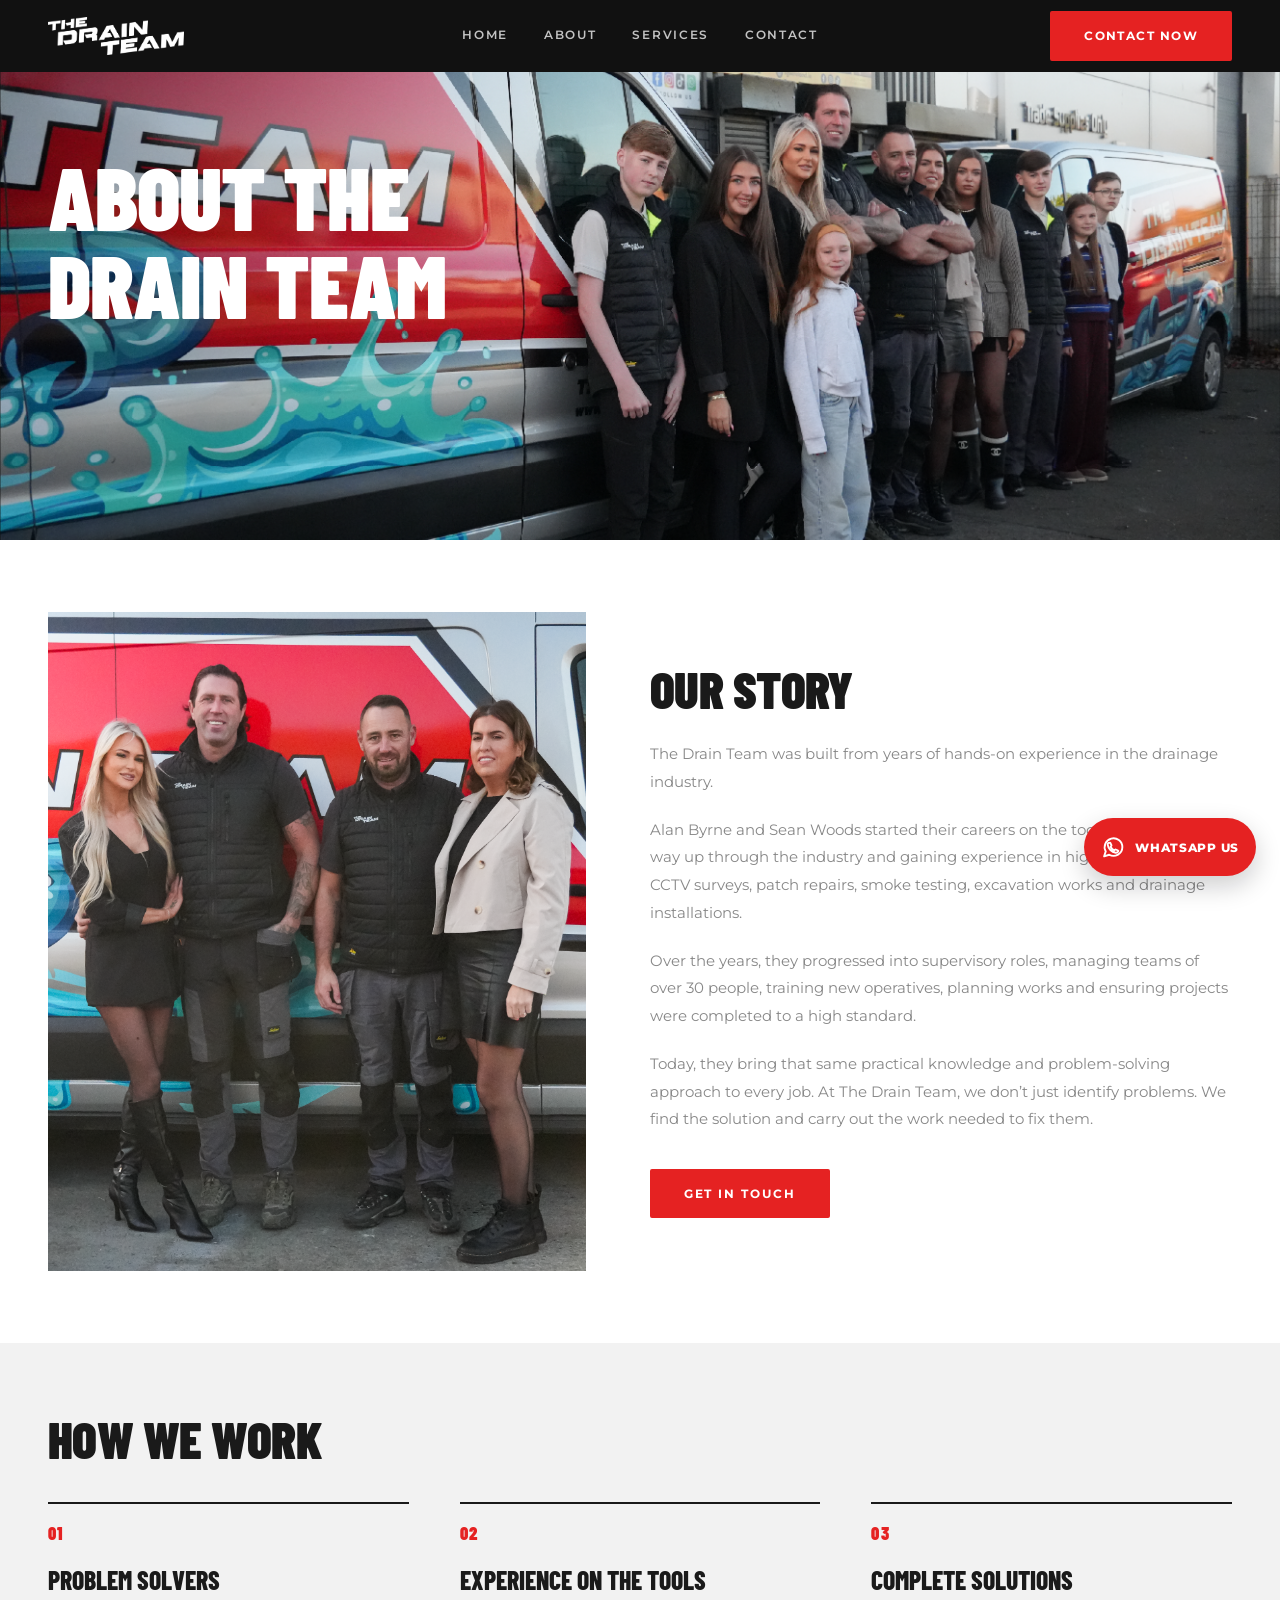
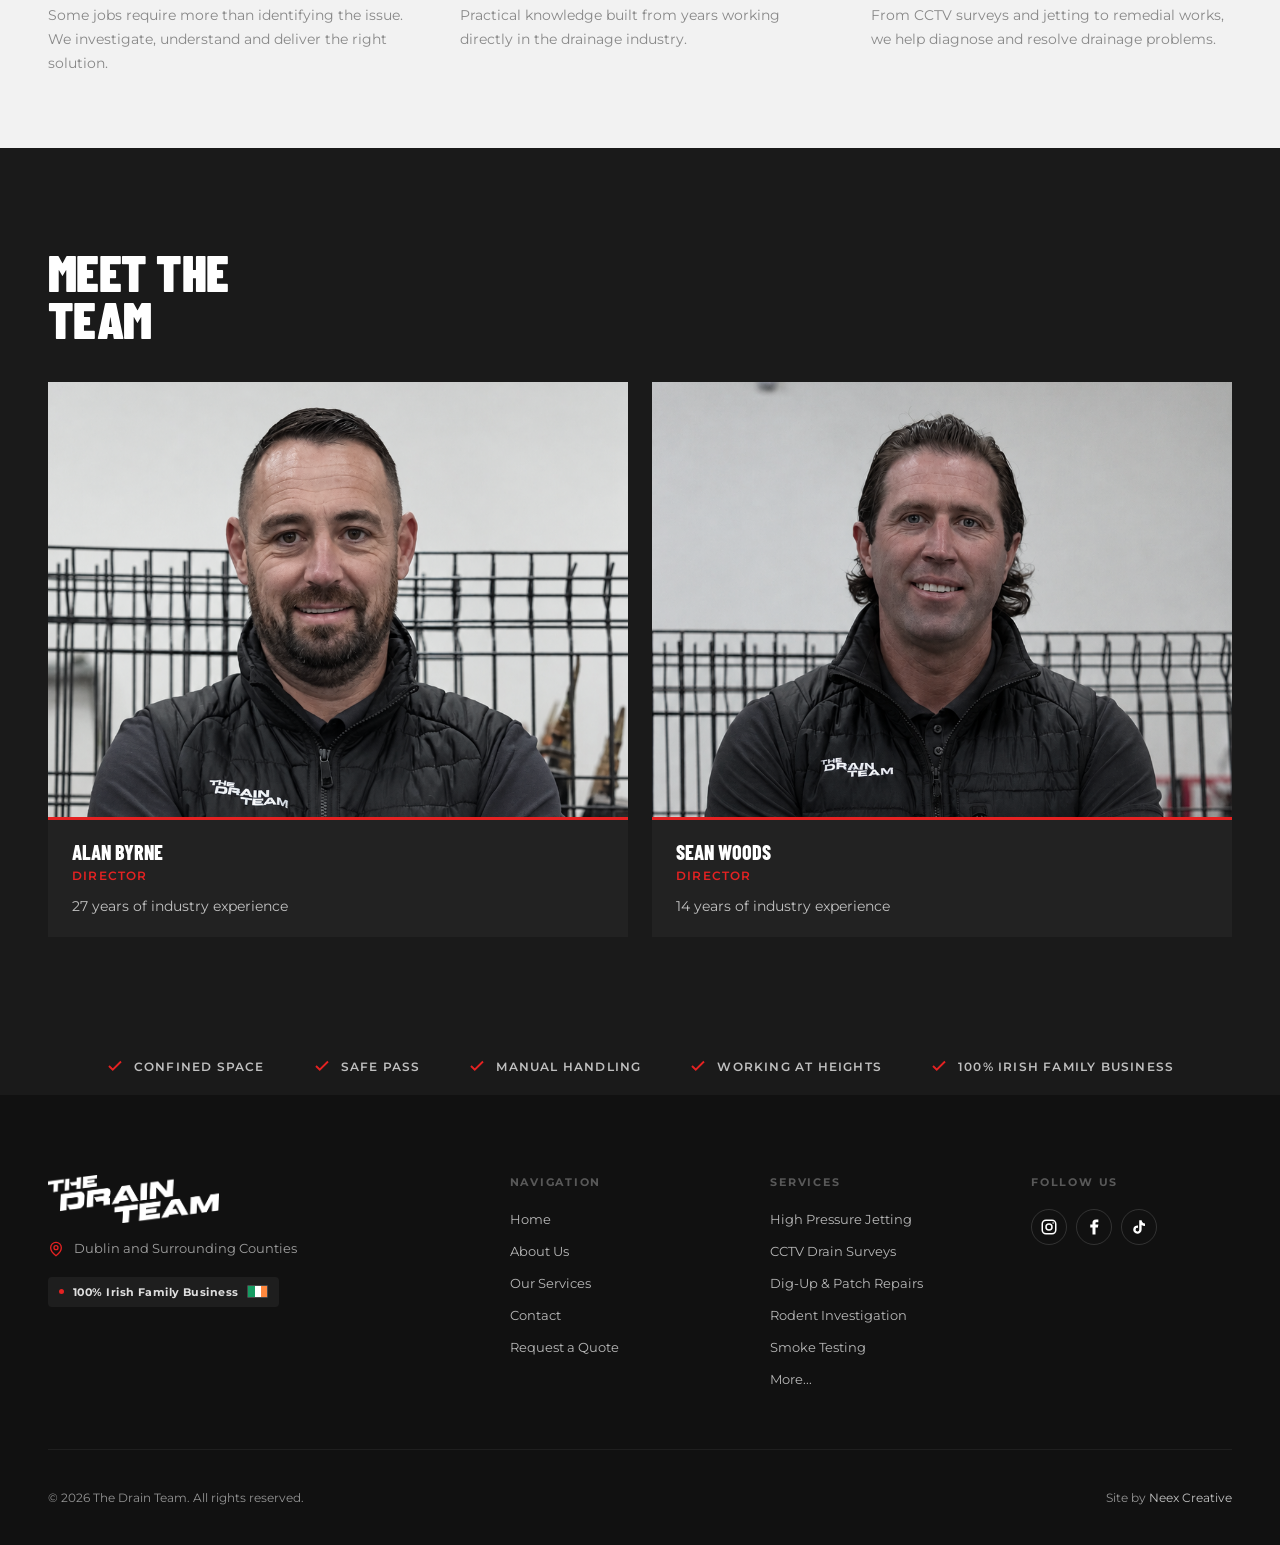
<file: pages/about.html>
<!DOCTYPE html>
<html lang="en-IE">
<head>
  <meta charset="UTF-8">
  <meta name="viewport" content="width=device-width, initial-scale=1.0">
  <title>About The Drain Team | Drainage Specialists Dublin</title>
  <meta name="description" content="Meet The Drain Team, an Irish family business specialising in drainage, inspections, repairs and groundworks for domestic and commercial properties in Dublin.">
  <link rel="canonical" href="https://thedrainteam.ie/pages/about.html">
  <meta name="robots" content="index,follow,max-image-preview:large">
  <meta name="theme-color" content="#111111">
  <meta name="msapplication-config" content="/browserconfig.xml">

  <meta property="og:locale" content="en_IE">
  <meta property="og:type" content="website">
  <meta property="og:site_name" content="The Drain Team">
  <meta property="og:title" content="About The Drain Team | Drainage Specialists Dublin">
  <meta property="og:description" content="Meet The Drain Team, an Irish family business specialising in drainage, inspections, repairs and groundworks for domestic and commercial properties in Dublin.">
  <meta property="og:url" content="https://thedrainteam.ie/pages/about.html">
  <meta property="og:image" content="https://thedrainteam.ie/assets/images/hero/Branded%20Drain%20Team%20Vans%20Overlooking%20Cityscape.png">
  <meta name="twitter:card" content="summary_large_image">
  <meta name="twitter:title" content="About The Drain Team | Drainage Specialists Dublin">
  <meta name="twitter:description" content="Meet The Drain Team, an Irish family business specialising in drainage, inspections, repairs and groundworks for domestic and commercial properties in Dublin.">
  <meta name="twitter:image" content="https://thedrainteam.ie/assets/images/hero/Branded%20Drain%20Team%20Vans%20Overlooking%20Cityscape.png">

  <link rel="icon" href="/favicon.ico" sizes="16x16 32x32 48x48 64x64" type="image/x-icon">
  <link rel="icon" href="/favicon.svg" type="image/svg+xml">
  <link rel="apple-touch-icon" href="/apple-touch-icon.png" sizes="180x180">
  <link rel="manifest" href="/site.webmanifest">
  <link rel="preconnect" href="https://fonts.googleapis.com">
  <link rel="preconnect" href="https://fonts.gstatic.com" crossorigin>
  <link href="https://fonts.googleapis.com/css2?family=Barlow+Condensed:wght@800;900&family=Montserrat:wght@400;500;600;700&display=swap" rel="stylesheet">
  <link rel="stylesheet" href="../css/style.css">
  <script src="../js/global.js" defer></script>

  <script type="application/ld+json">
  {
    "@context": "https://schema.org",
    "@type": "WebPage",
    "name": "About The Drain Team | Drainage Specialists Dublin",
    "url": "https://thedrainteam.ie/pages/about.html",
    "description": "Meet The Drain Team, an Irish family business specialising in drainage, inspections, repairs and groundworks for domestic and commercial properties in Dublin.",
    "breadcrumb": {
      "@type": "BreadcrumbList",
      "itemListElement": [
        { "@type": "ListItem", "position": 1, "name": "Home", "item": "https://thedrainteam.ie/" },
        { "@type": "ListItem", "position": 2, "name": "About", "item": "https://thedrainteam.ie/pages/about.html" }
      ]
    }
  }
  </script>

  <script async src="https://www.googletagmanager.com/gtag/js?id=G-Y2BLYGQ1J"></script>
  <script>
    window.dataLayer = window.dataLayer || [];
    function gtag(){dataLayer.push(arguments);}
    gtag('js', new Date());

    gtag('config', 'G-Y2BLYGQ1J');
  </script>
</head>
<body class="about-page">

<a class="skip-link" href="#main-content">Skip to main content</a>

<header>
  <nav class="navbar dark-bg" id="navbar" aria-label="Main navigation">
    <a href="../index.html" class="nav-logo">
      <img src="../assets/images/logos/Logo_%20White.png" alt="The Drain Team" class="nav-logo-img">
    </a>
    <div class="nav-links">
      <a href="../index.html" class="nav-link">Home</a>
      <a href="about.html" class="nav-link" aria-current="page">About</a>
      <a href="services.html" class="nav-link">Services</a>
      <a href="contact.html" class="nav-link">Contact</a>
      <!-- [PHONE TBC] Phone CTA (tel: link) to be restored here once a verified number is supplied -->
    </div>
    <a href="tel:0832001988" class="btn btn-red nav-cta nav-cta--desktop">Contact Now</a>
    <button class="nav-hamburger" id="hamburger" aria-label="Open menu" aria-expanded="false" aria-controls="navMobile">
      <span></span><span></span><span></span>
    </button>
  </nav>
  <div class="nav-mobile" id="navMobile">
    <a href="../index.html" class="nav-link">Home</a>
    <a href="about.html" class="nav-link" aria-current="page">About</a>
    <a href="services.html" class="nav-link">Services</a>
    <a href="contact.html" class="nav-link">Contact</a>
    <a href="tel:0832001988" class="btn btn-red nav-cta">Contact Now</a>
    <!-- [PHONE TBC] Mobile emergency phone link to be restored once a verified number is supplied -->
  </div>
</header>

<main id="main-content">

  <!-- PAGE HERO -->
  <section class="page-hero page-hero--about">
    <div class="page-hero-inner">
      <div class="page-hero-content">
        <h1 class="page-hero-title">ABOUT THE<br class="about-title-mobile-break"> DRAIN TEAM</h1>
      </div>
    </div>
    <div class="about-hero-media">
      <img
        class="about-hero-image"
        src="../assets/images/hero/Hero_family0.webp"
        width="5309"
        height="2984"
        alt="The Drain Team family standing together between their branded service vans"
        decoding="async"
        fetchpriority="high">
    </div>
  </section>

  <!-- STORY -->
  <section class="about-story" aria-labelledby="about-story-heading">
    <div>
      <div class="about-story-media">
        <!-- ASSET: assets/images/about/van-branding.jpg — About story section, responsive landscape ratio.
             [PLACEHOLDER: photograph of the client's actual branded van required — current image is a development preview] -->
        <img src="../assets/images/about/Family.png" alt="A drainage team standing in front of a branded service van" loading="lazy" decoding="async" class="about-story-img">
      </div>
      <!-- [PLACEHOLDER: verified number of completed jobs] -->
      <!-- [PLACEHOLDER: verified Google rating and review count] -->
      <!-- Statistic tiles hidden until the client verifies real figures. Structure preserved below. -->
      <div class="about-stats" hidden aria-hidden="true">
        <div class="about-stat">
          <div class="about-stat-num"></div>
          <div class="about-stat-label">Jobs Completed</div>
        </div>
        <div class="about-stat">
          <div class="about-stat-num"></div>
          <div class="about-stat-label">Google Rating</div>
        </div>
      </div>
    </div>
    <div class="about-story-text animate-in delay-2">
      <h2 id="about-story-heading" class="display-heading dark">Our Story</h2>
      <p>The Drain Team was built from years of hands-on experience in the drainage industry.</p>
      <p>Alan Byrne and Sean Woods started their careers on the tools, working their way up through the industry and gaining experience in high-pressure jetting, CCTV surveys, patch repairs, smoke testing, excavation works and drainage installations.</p>
      <p>Over the years, they progressed into supervisory roles, managing teams of over 30 people, training new operatives, planning works and ensuring projects were completed to a high standard.</p>
      <p>Today, they bring that same practical knowledge and problem-solving approach to every job. At The Drain Team, we don’t just identify problems. We find the solution and carry out the work needed to fix them.</p>
      <a href="contact.html" class="btn btn-red about-story-cta">Get in Touch</a>
    </div>
  </section>

  <!-- HOW WE WORK -->
  <section class="about-values" aria-labelledby="about-values-heading">
    <div class="about-values-inner">
      <div class="animate-in about-values-header">
        <h2 id="about-values-heading" class="display-heading dark about-values-title">HOW WE WORK</h2>
      </div>
      <div class="about-work-list">
        <article class="about-work-item animate-in">
          <span class="about-work-number">01</span>
          <h3 class="about-work-title">Problem Solvers</h3>
          <p>Some jobs require more than identifying the issue. We investigate, understand and deliver the right solution.</p>
        </article>
        <article class="about-work-item animate-in delay-1">
          <span class="about-work-number">02</span>
          <h3 class="about-work-title">Experience On The Tools</h3>
          <p>Practical knowledge built from years working directly in the drainage industry.</p>
        </article>
        <article class="about-work-item animate-in delay-2">
          <span class="about-work-number">03</span>
          <h3 class="about-work-title">Complete Solutions</h3>
          <p>From CCTV surveys and jetting to remedial works, we help diagnose and resolve drainage problems.</p>
        </article>
      </div>
    </div>
  </section>

  <!-- TEAM -->
  <section class="about-team" aria-labelledby="about-team-heading">
    <div class="about-team-inner">
      <div>
        <h2 id="about-team-heading" class="display-heading white about-team-title">MEET THE<br>TEAM</h2>
      </div>
      <div class="team-grid">
        <article class="team-card animate-in">
          <div class="team-card-image">
            <img src="../assets/images/about/ALAN.png" alt="Alan Byrne, Director of The Drain Team" loading="lazy" decoding="async">
          </div>
          <div class="team-card-info">
            <h3 class="team-card-name">Alan Byrne</h3>
            <p class="team-card-role">Director</p>
            <p class="team-card-experience">27 years of industry experience</p>
          </div>
        </article>
        <article class="team-card animate-in delay-1">
          <div class="team-card-image">
            <img src="../assets/images/about/SEAN.png" alt="Sean Woods, Director of The Drain Team" loading="lazy" decoding="async">
          </div>
          <div class="team-card-info">
            <h3 class="team-card-name">Sean Woods</h3>
            <p class="team-card-role">Director</p>
            <p class="team-card-experience">14 years of industry experience</p>
          </div>
        </article>
      </div>
    </div>
  </section>

  <!-- CONFIRMED TRUST INFORMATION -->
  <div class="trust-bar trust-bar--dark" aria-label="Confirmed training and trust information">
    <div class="trust-item">
      <svg width="18" height="18" viewBox="0 0 24 24" fill="none" stroke="currentColor" stroke-width="2.5" aria-hidden="true" focusable="false"><polyline points="20 6 9 17 4 12"/></svg>
      Confined Space
    </div>
    <div class="trust-item">
      <svg width="18" height="18" viewBox="0 0 24 24" fill="none" stroke="currentColor" stroke-width="2.5" aria-hidden="true" focusable="false"><polyline points="20 6 9 17 4 12"/></svg>
      Safe Pass
    </div>
    <div class="trust-item">
      <svg width="18" height="18" viewBox="0 0 24 24" fill="none" stroke="currentColor" stroke-width="2.5" aria-hidden="true" focusable="false"><polyline points="20 6 9 17 4 12"/></svg>
      Manual Handling
    </div>
    <div class="trust-item">
      <svg width="18" height="18" viewBox="0 0 24 24" fill="none" stroke="currentColor" stroke-width="2.5" aria-hidden="true" focusable="false"><polyline points="20 6 9 17 4 12"/></svg>
      Working at Heights
    </div>
    <div class="trust-item">
      <svg width="18" height="18" viewBox="0 0 24 24" fill="none" stroke="currentColor" stroke-width="2.5" aria-hidden="true" focusable="false"><polyline points="20 6 9 17 4 12"/></svg>
      100% Irish Family Business
    </div>
  </div>

</main>

<footer>
  <div class="footer-content">
    <div class="footer-top">
      <div>
        <img src="../assets/images/logos/Logo_%20White.png" alt="The Drain Team" class="footer-logo-img">
        <!-- [PHONE TBC] -->
        <!-- [EMAIL TBC] -->
        <!-- [WHATSAPP TBC] -->
        <div class="footer-contact-item">
          <svg width="16" height="16" viewBox="0 0 24 24" fill="none" stroke="currentColor" stroke-width="2" aria-hidden="true" focusable="false"><path d="M20 10c0 6-8 12-8 12s-8-6-8-12a8 8 0 0 1 16 0Z"/><circle cx="12" cy="10" r="3"/></svg>
          Dublin and Surrounding Counties
        </div>
        <div class="footer-trust-badge">
          <span class="footer-trust-badge__dot" aria-hidden="true"></span>
          <span>100% Irish Family Business</span>
          <span class="irish-flag" role="img" aria-label="Ireland">
            <span class="irish-flag__green"></span><span class="irish-flag__white"></span><span class="irish-flag__orange"></span>
          </span>
        </div>
      </div>
      <nav aria-label="Footer navigation">
        <p class="footer-col-title">Navigation</p>
        <div class="footer-links">
          <a href="../index.html">Home</a>
          <a href="about.html">About Us</a>
          <a href="services.html">Our Services</a>
          <a href="contact.html">Contact</a>
          <a href="contact.html">Request a Quote</a>
        </div>
      </nav>
      <nav aria-label="Services">
        <p class="footer-col-title">Services</p>
        <div class="footer-links">
          <a href="services.html#high-pressure-jetting">High Pressure Jetting</a>
          <a href="services.html#cctv-drain-surveys">CCTV Drain Surveys</a>
          <a href="services.html#dig-up-repairs-new-pipework">Dig-Up &amp; Patch Repairs</a>
          <a href="services.html#patch-repairs">Rodent Investigation</a>
          <a href="services.html#smoke-testing">Smoke Testing</a>
          <a href="services.html">More...</a>
        </div>
      </nav>
      <div>
        <p class="footer-col-title">Follow Us</p>
        <div class="footer-social">
          <a class="footer-social__link" href="https://www.instagram.com/the_drain_team/" target="_blank" rel="noopener noreferrer" aria-label="Follow The Drain Team on Instagram">
            <svg width="18" height="18" viewBox="0 0 24 24" fill="none" stroke="currentColor" stroke-width="2" aria-hidden="true" focusable="false"><rect x="3" y="3" width="18" height="18" rx="5"/><circle cx="12" cy="12" r="4"/><circle cx="17.5" cy="6.5" r="1" fill="currentColor" stroke="none"/></svg>
          </a>
          <a class="footer-social__link" href="https://www.facebook.com/p/The-Drain-Team-61593065881564/" target="_blank" rel="noopener noreferrer" aria-label="Follow The Drain Team on Facebook">
            <svg width="18" height="18" viewBox="0 0 24 24" fill="currentColor" aria-hidden="true" focusable="false"><path d="M14 8.5V6.8c0-.8.5-1 1-1h2.8V2.1L14.7 2C11.2 2 10 4.1 10 6.5v2H7v4h3V22h4v-9.5h3.2l.6-4H14Z"/></svg>
          </a>
          <a class="footer-social__link" href="https://www.tiktok.com/@the.drain.team" target="_blank" rel="noopener noreferrer" aria-label="Follow The Drain Team on TikTok">
            <svg width="18" height="18" viewBox="0 0 24 24" fill="currentColor" aria-hidden="true" focusable="false"><path d="M15.5 3c.3 2.6 1.8 4.2 4.5 4.4v3.2c-1.6.1-3.1-.4-4.5-1.3v6.1a5.6 5.6 0 1 1-4.8-5.5v3.3a2.4 2.4 0 1 0 1.6 2.2V3h3.2Z"/></svg>
          </a>
        </div>
      </div>
    </div>
    <div class="footer-bottom">
      <p class="footer-copy">© 2026 The Drain Team. All rights reserved.</p>
      <p class="footer-credit">Site by <a href="https://neexcreative.com" target="_blank" rel="noopener noreferrer">Neex Creative</a></p>
    </div>
  </div>
</footer>


<aside class="whatsapp-widget" aria-label="WhatsApp contact">
  <a class="whatsapp-widget__toggle" href="https://wa.me/353832001988?text=Hi%20The%20Drain%20Team%2C%20I%27d%20like%20to%20ask%20about%20a%20drainage%20service." target="_blank" rel="noopener noreferrer" aria-label="WhatsApp Us">
    <svg width="25" height="25" viewBox="0 0 24 24" fill="none" stroke="currentColor" stroke-width="1.8" stroke-linecap="round" stroke-linejoin="round" aria-hidden="true" focusable="false"><path d="M20.5 11.5a8.5 8.5 0 0 1-12.6 7.45L3 20.5l1.55-4.75A8.5 8.5 0 1 1 20.5 11.5Z"/><path d="M8.1 7.6c.3-.3.7-.2.9.1l1 2c.1.3.1.6-.1.8l-.7.8c.8 1.6 2 2.8 3.6 3.5l.7-.8c.2-.2.5-.3.8-.1l2 1c.3.2.4.6.2.9-.5.8-1.4 1.3-2.4 1.2-3.9-.5-7.2-3.8-7.7-7.7-.1-.7.2-1.3.7-1.7Z"/></svg>
    <span>WhatsApp Us</span>
  </a>
</aside>
</body>
</html>
</file>
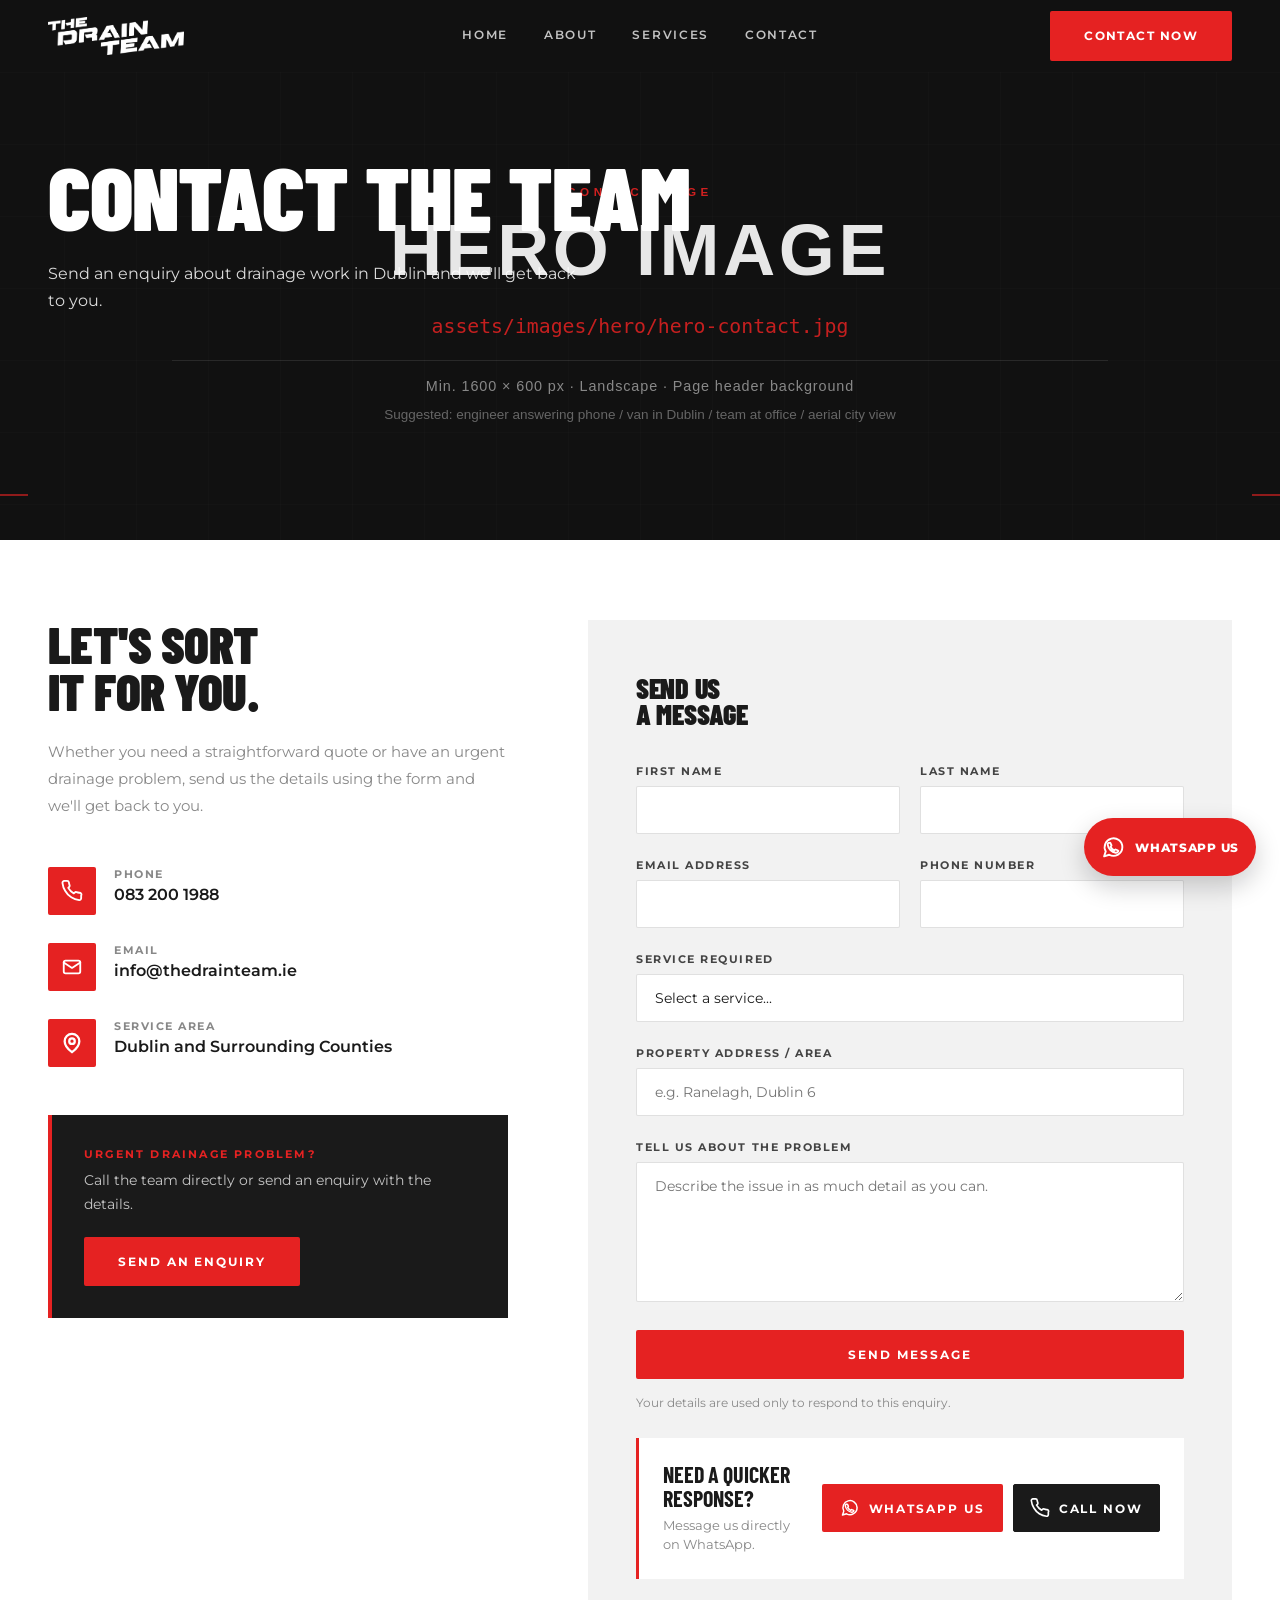
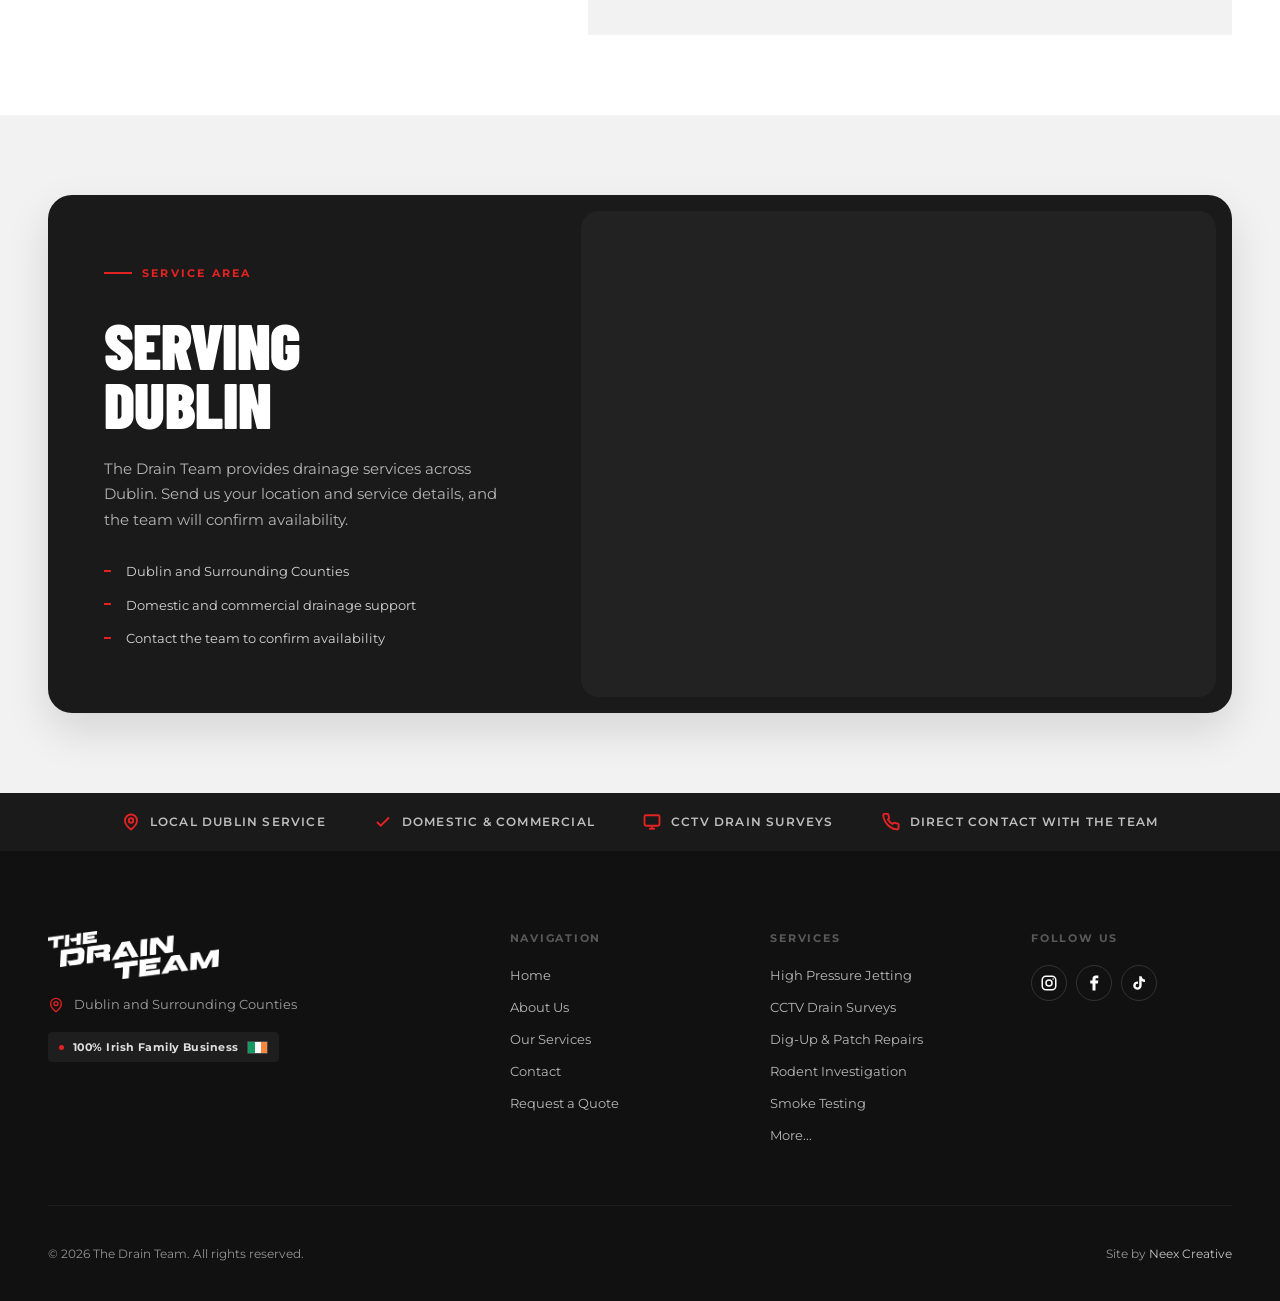
<file: pages/contact.html>
<!DOCTYPE html>
<html lang="en-IE">
<head>
  <meta charset="UTF-8">
  <meta name="viewport" content="width=device-width, initial-scale=1.0">
  <title>Contact The Drain Team | Drainage Specialists Dublin</title>
  <meta name="description" content="Contact The Drain Team for professional drainage, CCTV surveys, jetting, repairs and groundworks for domestic and commercial properties in Dublin.">
  <link rel="canonical" href="https://thedrainteam.ie/pages/contact.html">
  <meta name="robots" content="index,follow,max-image-preview:large">
  <meta name="theme-color" content="#111111">
  <meta name="msapplication-config" content="/browserconfig.xml">

  <meta property="og:locale" content="en_IE">
  <meta property="og:type" content="website">
  <meta property="og:site_name" content="The Drain Team">
  <meta property="og:title" content="Contact The Drain Team | Drainage Specialists Dublin">
  <meta property="og:description" content="Contact The Drain Team for professional drainage, CCTV surveys, jetting, repairs and groundworks for domestic and commercial properties in Dublin.">
  <meta property="og:url" content="https://thedrainteam.ie/pages/contact.html">
  <meta property="og:image" content="https://thedrainteam.ie/assets/images/hero/Branded%20Drain%20Team%20Vans%20Overlooking%20Cityscape.png">
  <meta name="twitter:card" content="summary_large_image">
  <meta name="twitter:title" content="Contact The Drain Team | Drainage Specialists Dublin">
  <meta name="twitter:description" content="Contact The Drain Team for professional drainage, CCTV surveys, jetting, repairs and groundworks for domestic and commercial properties in Dublin.">
  <meta name="twitter:image" content="https://thedrainteam.ie/assets/images/hero/Branded%20Drain%20Team%20Vans%20Overlooking%20Cityscape.png">

  <link rel="icon" href="/favicon.ico" sizes="16x16 32x32 48x48 64x64" type="image/x-icon">
  <link rel="icon" href="/favicon.svg" type="image/svg+xml">
  <link rel="apple-touch-icon" href="/apple-touch-icon.png" sizes="180x180">
  <link rel="manifest" href="/site.webmanifest">
  <link rel="preconnect" href="https://fonts.googleapis.com">
  <link rel="preconnect" href="https://fonts.gstatic.com" crossorigin>
  <link href="https://fonts.googleapis.com/css2?family=Barlow+Condensed:wght@800;900&family=Montserrat:wght@400;500;600;700&display=swap" rel="stylesheet">
  <link rel="stylesheet" href="../css/style.css">
  <script src="../js/global.js" defer></script>

  <script type="application/ld+json">
  {
    "@context": "https://schema.org",
    "@type": "ContactPage",
    "name": "Contact The Drain Team | Drainage Specialists Dublin",
    "url": "https://thedrainteam.ie/pages/contact.html",
    "description": "Contact The Drain Team for professional drainage, CCTV surveys, jetting, repairs and groundworks for domestic and commercial properties in Dublin.",
    "breadcrumb": {
      "@type": "BreadcrumbList",
      "itemListElement": [
        { "@type": "ListItem", "position": 1, "name": "Home", "item": "https://thedrainteam.ie/" },
        { "@type": "ListItem", "position": 2, "name": "Contact", "item": "https://thedrainteam.ie/pages/contact.html" }
      ]
    }
  }
  </script>

  <script async src="https://www.googletagmanager.com/gtag/js?id=G-Y2BLYGQ1J"></script>
  <script>
    window.dataLayer = window.dataLayer || [];
    function gtag(){dataLayer.push(arguments);}
    gtag('js', new Date());

    gtag('config', 'G-Y2BLYGQ1J');
  </script>
</head>
<body>

<a class="skip-link" href="#main-content">Skip to main content</a>

<header>
  <nav class="navbar dark-bg" id="navbar" aria-label="Main navigation">
    <a href="../index.html" class="nav-logo">
      <img src="../assets/images/logos/Logo_%20White.png" alt="The Drain Team" class="nav-logo-img">
    </a>
    <div class="nav-links">
      <a href="../index.html" class="nav-link">Home</a>
      <a href="about.html" class="nav-link">About</a>
      <a href="services.html" class="nav-link">Services</a>
      <a href="contact.html" class="nav-link" aria-current="page">Contact</a>
      <!-- [PHONE TBC] Phone CTA (tel: link) to be restored here once a verified number is supplied -->
    </div>
    <a href="tel:0832001988" class="btn btn-red nav-cta nav-cta--desktop">Contact Now</a>
    <button class="nav-hamburger" id="hamburger" aria-label="Open menu" aria-expanded="false" aria-controls="navMobile">
      <span></span><span></span><span></span>
    </button>
  </nav>
  <div class="nav-mobile" id="navMobile">
    <a href="../index.html" class="nav-link">Home</a>
    <a href="about.html" class="nav-link">About</a>
    <a href="services.html" class="nav-link">Services</a>
    <a href="contact.html" class="nav-link" aria-current="page">Contact</a>
    <a href="tel:0832001988" class="btn btn-red nav-cta">Contact Now</a>
    <!-- [PHONE TBC] Mobile emergency phone link to be restored once a verified number is supplied -->
  </div>
</header>

<main id="main-content">

  <!-- PAGE HERO -->
  <section class="page-hero page-hero--contact">
    <div class="page-hero-inner">
      <div class="page-hero-content">
        <h1 class="page-hero-title">CONTACT THE TEAM</h1>
        <p class="page-hero-sub">Send an enquiry about drainage work in Dublin and we'll get back to you.</p>
      </div>
    </div>
  </section>

  <!-- CONTACT SECTION -->
  <section class="contact-section" aria-labelledby="contact-info-heading">
    <div class="animate-in">
      <h2 id="contact-info-heading" class="display-heading dark contact-info-title">LET'S SORT<br>IT FOR YOU.</h2>
      <p class="contact-info-desc">
        Whether you need a straightforward quote or have an urgent drainage problem, send us the details using the form and we'll get back to you.
      </p>
      <div class="contact-items">
        <div class="contact-item">
          <div class="contact-item-icon">
            <svg width="22" height="22" viewBox="0 0 24 24" fill="none" stroke="currentColor" stroke-width="2" stroke-linecap="round" stroke-linejoin="round" aria-hidden="true" focusable="false"><path d="M22 16.92v3a2 2 0 0 1-2.18 2 19.79 19.79 0 0 1-8.63-3.07A19.5 19.5 0 0 1 4.69 12a19.79 19.79 0 0 1-3.07-8.67A2 2 0 0 1 3.61 1h3a2 2 0 0 1 2 1.72c.127.96.361 1.903.7 2.81a2 2 0 0 1-.45 2.11L7.91 8.59a16 16 0 0 0 6.06 6.06l.96-.96a2 2 0 0 1 2.11-.45c.907.339 1.85.573 2.81.7A2 2 0 0 1 22 16.92z"/></svg>
          </div>
          <div>
            <div class="contact-item-label">Phone</div>
            <a class="contact-item-value" href="tel:0832001988">083 200 1988</a>
          </div>
        </div>
        <div class="contact-item">
          <div class="contact-item-icon">
            <svg width="22" height="22" viewBox="0 0 24 24" fill="none" stroke="currentColor" stroke-width="2" stroke-linecap="round" stroke-linejoin="round" aria-hidden="true" focusable="false"><rect x="3" y="5" width="18" height="14" rx="2"/><path d="m3 7 9 6 9-6"/></svg>
          </div>
          <div>
            <div class="contact-item-label">Email</div>
            <a class="contact-item-value" href="mailto:info@thedrainteam.ie">info@thedrainteam.ie</a>
          </div>
        </div>
        <div class="contact-item">
          <div class="contact-item-icon">
            <svg width="22" height="22" viewBox="0 0 24 24" fill="none" stroke="currentColor" stroke-width="2.5" aria-hidden="true" focusable="false"><path d="M20 10c0 6-8 12-8 12s-8-6-8-12a8 8 0 0 1 16 0Z"/><circle cx="12" cy="10" r="3"/></svg>
          </div>
          <div>
            <div class="contact-item-label">Service Area</div>
            <div class="contact-item-value">Dublin and Surrounding Counties</div>
          </div>
        </div>
        <!-- [PLACEHOLDER: verified opening hours and emergency availability required before hours can be displayed] -->
        <div class="development-placeholder" data-placeholder="Verified opening hours and emergency availability required" hidden></div>
      </div>
      <div class="contact-emergency-box">
        <div class="contact-emergency-label">Urgent Drainage Problem?</div>
        <p class="contact-emergency-text">Call the team directly or send an enquiry with the details.</p>
        <a href="#contactForm" class="btn btn-red contact-emergency-cta">Send an Enquiry</a>
      </div>
    </div>

    <!-- FORM -->
    <div class="contact-form-wrapper animate-in delay-2">
      <h3 class="display-heading dark contact-form-title">SEND US<br>A MESSAGE</h3>
      <!--
        FORM ENDPOINT CONFIGURATION POINT
        =================================
        The first FormSubmit submission may require activation for the
        configured delivery address.
      -->
      <form id="contactForm" method="post" action="https://formsubmit.co/ajax/info@thedrainteam.ie" data-endpoint="https://formsubmit.co/ajax/info@thedrainteam.ie" novalidate>
        <input type="hidden" name="_subject" value="New enquiry from The Drain Team website">
        <input type="hidden" name="_template" value="table">
        <input type="hidden" name="_captcha" value="false">
        <input type="hidden" name="_url" value="https://thedrainteam.ie/pages/contact.html">
        <div class="form-row">
          <div class="form-group">
            <label for="firstName">First Name</label>
            <input type="text" id="firstName" name="firstName" autocomplete="given-name" required aria-describedby="firstName-error">
            <p class="form-error" id="firstName-error" hidden>Please enter your first name.</p>
          </div>
          <div class="form-group">
            <label for="lastName">Last Name</label>
            <input type="text" id="lastName" name="lastName" autocomplete="family-name" required aria-describedby="lastName-error">
            <p class="form-error" id="lastName-error" hidden>Please enter your last name.</p>
          </div>
        </div>
        <div class="form-row">
          <div class="form-group">
            <label for="email">Email Address</label>
            <input type="email" id="email" name="email" autocomplete="email" required aria-describedby="email-error">
            <p class="form-error" id="email-error" hidden>Please enter a valid email address.</p>
          </div>
          <div class="form-group">
            <label for="phone">Phone Number</label>
            <input type="tel" id="phone" name="phone" autocomplete="tel" inputmode="tel">
          </div>
        </div>
        <div class="form-group">
          <label for="service">Service Required</label>
          <select id="service" name="service">
            <option value="">Select a service...</option>
            <option value="high-pressure-jetting">High Pressure Jetting</option>
            <option value="cctv-drain-surveys">CCTV Drain Surveys</option>
            <option value="dig-up-repairs-new-pipework">Dig-Up &amp; Patch Repairs</option>
            <option value="patch-repairs">Rodent Investigation</option>
            <option value="smoke-testing">Smoke Testing</option>
            <option value="dye-testing-drain-tracing">Dye Testing / Drain Tracing</option>
            <option value="gutter-cleaning">Gutter Cleaning</option>
            <option value="power-washing">Power Washing</option>
          </select>
        </div>
        <div class="form-group">
          <label for="address">Property Address / Area</label>
          <input type="text" id="address" name="address" autocomplete="street-address" placeholder="e.g. Ranelagh, Dublin 6">
        </div>
        <div class="form-group">
          <label for="message">Tell Us About the Problem</label>
          <textarea id="message" name="message" required aria-describedby="message-error" placeholder="Describe the issue in as much detail as you can."></textarea>
          <p class="form-error" id="message-error" hidden>Please describe the problem so we can help.</p>
        </div>
        <!-- Honeypot spam trap — must stay empty; hidden from real users.
             [PLACEHOLDER: production spam protection (e.g. reCAPTCHA/Turnstile keys) to be configured with the form endpoint] -->
        <div class="form-honeypot" hidden>
          <label for="company">Company</label>
          <input type="text" id="company" name="company" tabindex="-1" autocomplete="off">
          <input type="text" name="_honey" tabindex="-1" autocomplete="off" aria-label="Leave this field empty">
        </div>
        <div class="form-submit">
          <button type="submit" class="btn btn-red form-submit-btn" disabled>Send Message</button>
        </div>
        <noscript><p class="form-note">Online enquiries are currently unavailable. Please enable JavaScript and try again later.</p></noscript>
        <!-- [PLACEHOLDER: privacy notice wording and privacy policy link required before launch] -->
        <p class="form-note">Your details are used only to respond to this enquiry.</p>
        <div class="form-status" id="formStatus" role="status" aria-live="polite"></div>
      </form>
      <div class="contact-direct-options" aria-label="Direct contact options">
        <div class="contact-direct-options__intro">
          <h4>Need a quicker response?</h4>
          <p>Message us directly on WhatsApp.</p>
        </div>
        <div class="contact-direct-options__actions">
          <a class="btn btn-red contact-direct-option" href="https://wa.me/353832001988" target="_blank" rel="noopener noreferrer">
            <svg width="20" height="20" viewBox="0 0 24 24" fill="none" stroke="currentColor" stroke-width="1.8" stroke-linecap="round" stroke-linejoin="round" aria-hidden="true" focusable="false"><path d="M20.5 11.5a8.5 8.5 0 0 1-12.6 7.45L3 20.5l1.55-4.75A8.5 8.5 0 1 1 20.5 11.5Z"/><path d="M8.1 7.6c.3-.3.7-.2.9.1l1 2c.1.3.1.6-.1.8l-.7.8c.8 1.6 2 2.8 3.6 3.5l.7-.8c.2-.2.5-.3.8-.1l2 1c.3.2.4.6.2.9-.5.8-1.4 1.3-2.4 1.2-3.9-.5-7.2-3.8-7.7-7.7-.1-.7.2-1.3.7-1.7Z"/></svg>
            <span>WhatsApp Us</span>
          </a>
          <a class="btn contact-direct-option contact-direct-option--call" href="tel:0832001988">
            <svg width="20" height="20" viewBox="0 0 24 24" fill="none" stroke="currentColor" stroke-width="2" stroke-linecap="round" stroke-linejoin="round" aria-hidden="true" focusable="false"><path d="M22 16.92v3a2 2 0 0 1-2.18 2 19.79 19.79 0 0 1-8.63-3.07A19.5 19.5 0 0 1 4.69 12a19.79 19.79 0 0 1-3.07-8.67A2 2 0 0 1 3.61 1h3a2 2 0 0 1 2 1.72c.127.96.361 1.903.7 2.81a2 2 0 0 1-.45 2.11L7.91 8.59a16 16 0 0 0 6.06 6.06l.96-.96a2 2 0 0 1 2.11-.45c.907.339 1.85.573 2.81.7A2 2 0 0 1 22 16.92z"/></svg>
            <span>Call Now</span>
          </a>
        </div>
      </div>
    </div>
  </section>

  <!-- MAP — Dublin service area only, not a business address -->
  <section class="map-section-wrapper" aria-labelledby="service-area-heading">
    <div class="service-area-card">
      <div class="service-area-content">
        <div class="section-label">Service Area</div>
        <h2 id="service-area-heading" class="display-heading white service-area-title">SERVING<br>DUBLIN</h2>
        <p class="service-area-text">The Drain Team provides drainage services across Dublin. Send us your location and service details, and the team will confirm availability.</p>
        <ul class="service-area-list">
          <li>Dublin and Surrounding Counties</li>
          <li>Domestic and commercial drainage support</li>
          <li>Contact the team to confirm availability</li>
        </ul>
      </div>
      <div class="service-area-map">
        <iframe
          src="https://www.google.com/maps?q=Greater+Dublin%2C+Ireland&amp;output=embed"
          allowfullscreen
          loading="lazy"
          referrerpolicy="no-referrer-when-downgrade"
          title="Map showing The Drain Team service area in Dublin">
        </iframe>
      </div>
    </div>
  </section>

  <!-- TRUST FINAL -->
  <!-- [PLACEHOLDER: verified licence/insurance, call-out fee policy, response time and Google rating required before trust claims can be restored] -->
  <div class="trust-bar trust-bar--dark">
    <div class="trust-item">
      <svg width="18" height="18" viewBox="0 0 24 24" fill="none" stroke="currentColor" stroke-width="2.5" aria-hidden="true" focusable="false"><path d="M20 10c0 6-8 12-8 12s-8-6-8-12a8 8 0 0 1 16 0Z"/><circle cx="12" cy="10" r="3"/></svg>
      Local Dublin Service
    </div>
    <div class="trust-item">
      <svg width="18" height="18" viewBox="0 0 24 24" fill="none" stroke="currentColor" stroke-width="2.5" aria-hidden="true" focusable="false"><polyline points="20 6 9 17 4 12"/></svg>
      Domestic &amp; Commercial
    </div>
    <div class="trust-item">
      <svg width="18" height="18" viewBox="0 0 24 24" fill="none" stroke="currentColor" stroke-width="2.5" aria-hidden="true" focusable="false"><rect x="2" y="3" width="20" height="14" rx="2"/><line x1="8" y1="21" x2="16" y2="21"/><line x1="12" y1="17" x2="12" y2="21"/></svg>
      CCTV Drain Surveys
    </div>
    <div class="trust-item">
      <svg width="18" height="18" viewBox="0 0 24 24" fill="none" stroke="currentColor" stroke-width="2.5" aria-hidden="true" focusable="false"><path d="M22 16.92v3a2 2 0 0 1-2.18 2 19.79 19.79 0 0 1-8.63-3.07A19.5 19.5 0 0 1 4.69 12a19.79 19.79 0 0 1-3.07-8.67A2 2 0 0 1 3.61 1h3a2 2 0 0 1 2 1.72c.127.96.361 1.903.7 2.81a2 2 0 0 1-.45 2.11L7.91 8.59a16 16 0 0 0 6.06 6.06l.96-.96a2 2 0 0 1 2.11-.45c.907.339 1.85.573 2.81.7A2 2 0 0 1 22 16.92z"/></svg>
      Direct Contact With The Team
    </div>
  </div>

</main>

<footer>
  <div class="footer-content">
    <div class="footer-top">
      <div>
        <img src="../assets/images/logos/Logo_%20White.png" alt="The Drain Team" class="footer-logo-img">
        <!-- [PHONE TBC] -->
        <!-- [EMAIL TBC] -->
        <!-- [WHATSAPP TBC] -->
        <div class="footer-contact-item">
          <svg width="16" height="16" viewBox="0 0 24 24" fill="none" stroke="currentColor" stroke-width="2" aria-hidden="true" focusable="false"><path d="M20 10c0 6-8 12-8 12s-8-6-8-12a8 8 0 0 1 16 0Z"/><circle cx="12" cy="10" r="3"/></svg>
          Dublin and Surrounding Counties
        </div>
        <div class="footer-trust-badge">
          <span class="footer-trust-badge__dot" aria-hidden="true"></span>
          <span>100% Irish Family Business</span>
          <span class="irish-flag" role="img" aria-label="Ireland">
            <span class="irish-flag__green"></span><span class="irish-flag__white"></span><span class="irish-flag__orange"></span>
          </span>
        </div>
      </div>
      <nav aria-label="Footer navigation">
        <p class="footer-col-title">Navigation</p>
        <div class="footer-links">
          <a href="../index.html">Home</a>
          <a href="about.html">About Us</a>
          <a href="services.html">Our Services</a>
          <a href="contact.html">Contact</a>
          <a href="contact.html">Request a Quote</a>
        </div>
      </nav>
      <nav aria-label="Services">
        <p class="footer-col-title">Services</p>
        <div class="footer-links">
          <a href="services.html#high-pressure-jetting">High Pressure Jetting</a>
          <a href="services.html#cctv-drain-surveys">CCTV Drain Surveys</a>
          <a href="services.html#dig-up-repairs-new-pipework">Dig-Up &amp; Patch Repairs</a>
          <a href="services.html#patch-repairs">Rodent Investigation</a>
          <a href="services.html#smoke-testing">Smoke Testing</a>
          <a href="services.html">More...</a>
        </div>
      </nav>
      <div>
        <p class="footer-col-title">Follow Us</p>
        <div class="footer-social">
          <a class="footer-social__link" href="https://www.instagram.com/the_drain_team/" target="_blank" rel="noopener noreferrer" aria-label="Follow The Drain Team on Instagram">
            <svg width="18" height="18" viewBox="0 0 24 24" fill="none" stroke="currentColor" stroke-width="2" aria-hidden="true" focusable="false"><rect x="3" y="3" width="18" height="18" rx="5"/><circle cx="12" cy="12" r="4"/><circle cx="17.5" cy="6.5" r="1" fill="currentColor" stroke="none"/></svg>
          </a>
          <a class="footer-social__link" href="https://www.facebook.com/p/The-Drain-Team-61593065881564/" target="_blank" rel="noopener noreferrer" aria-label="Follow The Drain Team on Facebook">
            <svg width="18" height="18" viewBox="0 0 24 24" fill="currentColor" aria-hidden="true" focusable="false"><path d="M14 8.5V6.8c0-.8.5-1 1-1h2.8V2.1L14.7 2C11.2 2 10 4.1 10 6.5v2H7v4h3V22h4v-9.5h3.2l.6-4H14Z"/></svg>
          </a>
          <a class="footer-social__link" href="https://www.tiktok.com/@the.drain.team" target="_blank" rel="noopener noreferrer" aria-label="Follow The Drain Team on TikTok">
            <svg width="18" height="18" viewBox="0 0 24 24" fill="currentColor" aria-hidden="true" focusable="false"><path d="M15.5 3c.3 2.6 1.8 4.2 4.5 4.4v3.2c-1.6.1-3.1-.4-4.5-1.3v6.1a5.6 5.6 0 1 1-4.8-5.5v3.3a2.4 2.4 0 1 0 1.6 2.2V3h3.2Z"/></svg>
          </a>
        </div>
      </div>
    </div>
    <div class="footer-bottom">
      <p class="footer-copy">© 2026 The Drain Team. All rights reserved.</p>
      <p class="footer-credit">Site by <a href="https://neexcreative.com" target="_blank" rel="noopener noreferrer">Neex Creative</a></p>
    </div>
  </div>
</footer>


<aside class="whatsapp-widget" aria-label="WhatsApp contact">
  <a class="whatsapp-widget__toggle" href="https://wa.me/353832001988?text=Hi%20The%20Drain%20Team%2C%20I%27d%20like%20to%20ask%20about%20a%20drainage%20service." target="_blank" rel="noopener noreferrer" aria-label="WhatsApp Us">
    <svg width="25" height="25" viewBox="0 0 24 24" fill="none" stroke="currentColor" stroke-width="1.8" stroke-linecap="round" stroke-linejoin="round" aria-hidden="true" focusable="false"><path d="M20.5 11.5a8.5 8.5 0 0 1-12.6 7.45L3 20.5l1.55-4.75A8.5 8.5 0 1 1 20.5 11.5Z"/><path d="M8.1 7.6c.3-.3.7-.2.9.1l1 2c.1.3.1.6-.1.8l-.7.8c.8 1.6 2 2.8 3.6 3.5l.7-.8c.2-.2.5-.3.8-.1l2 1c.3.2.4.6.2.9-.5.8-1.4 1.3-2.4 1.2-3.9-.5-7.2-3.8-7.7-7.7-.1-.7.2-1.3.7-1.7Z"/></svg>
    <span>WhatsApp Us</span>
  </a>
</aside>
</body>
</html>
</file>
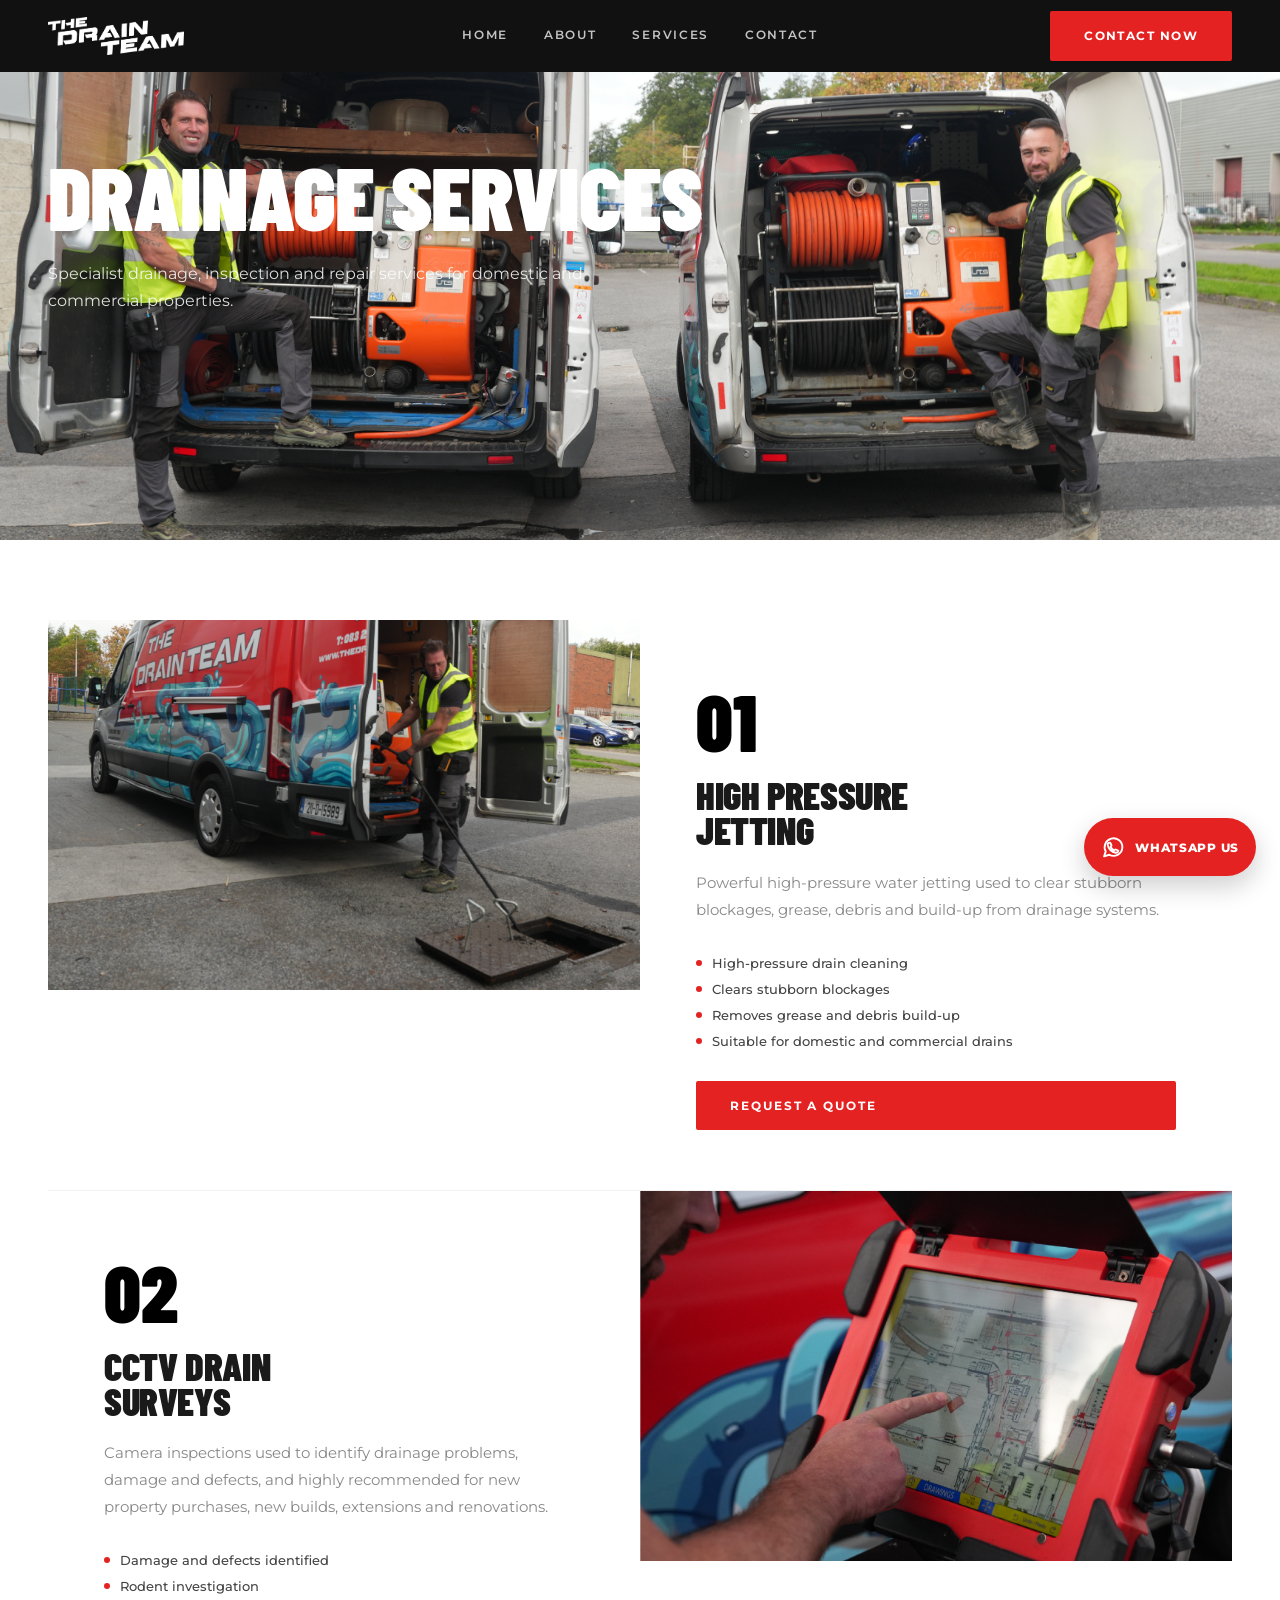
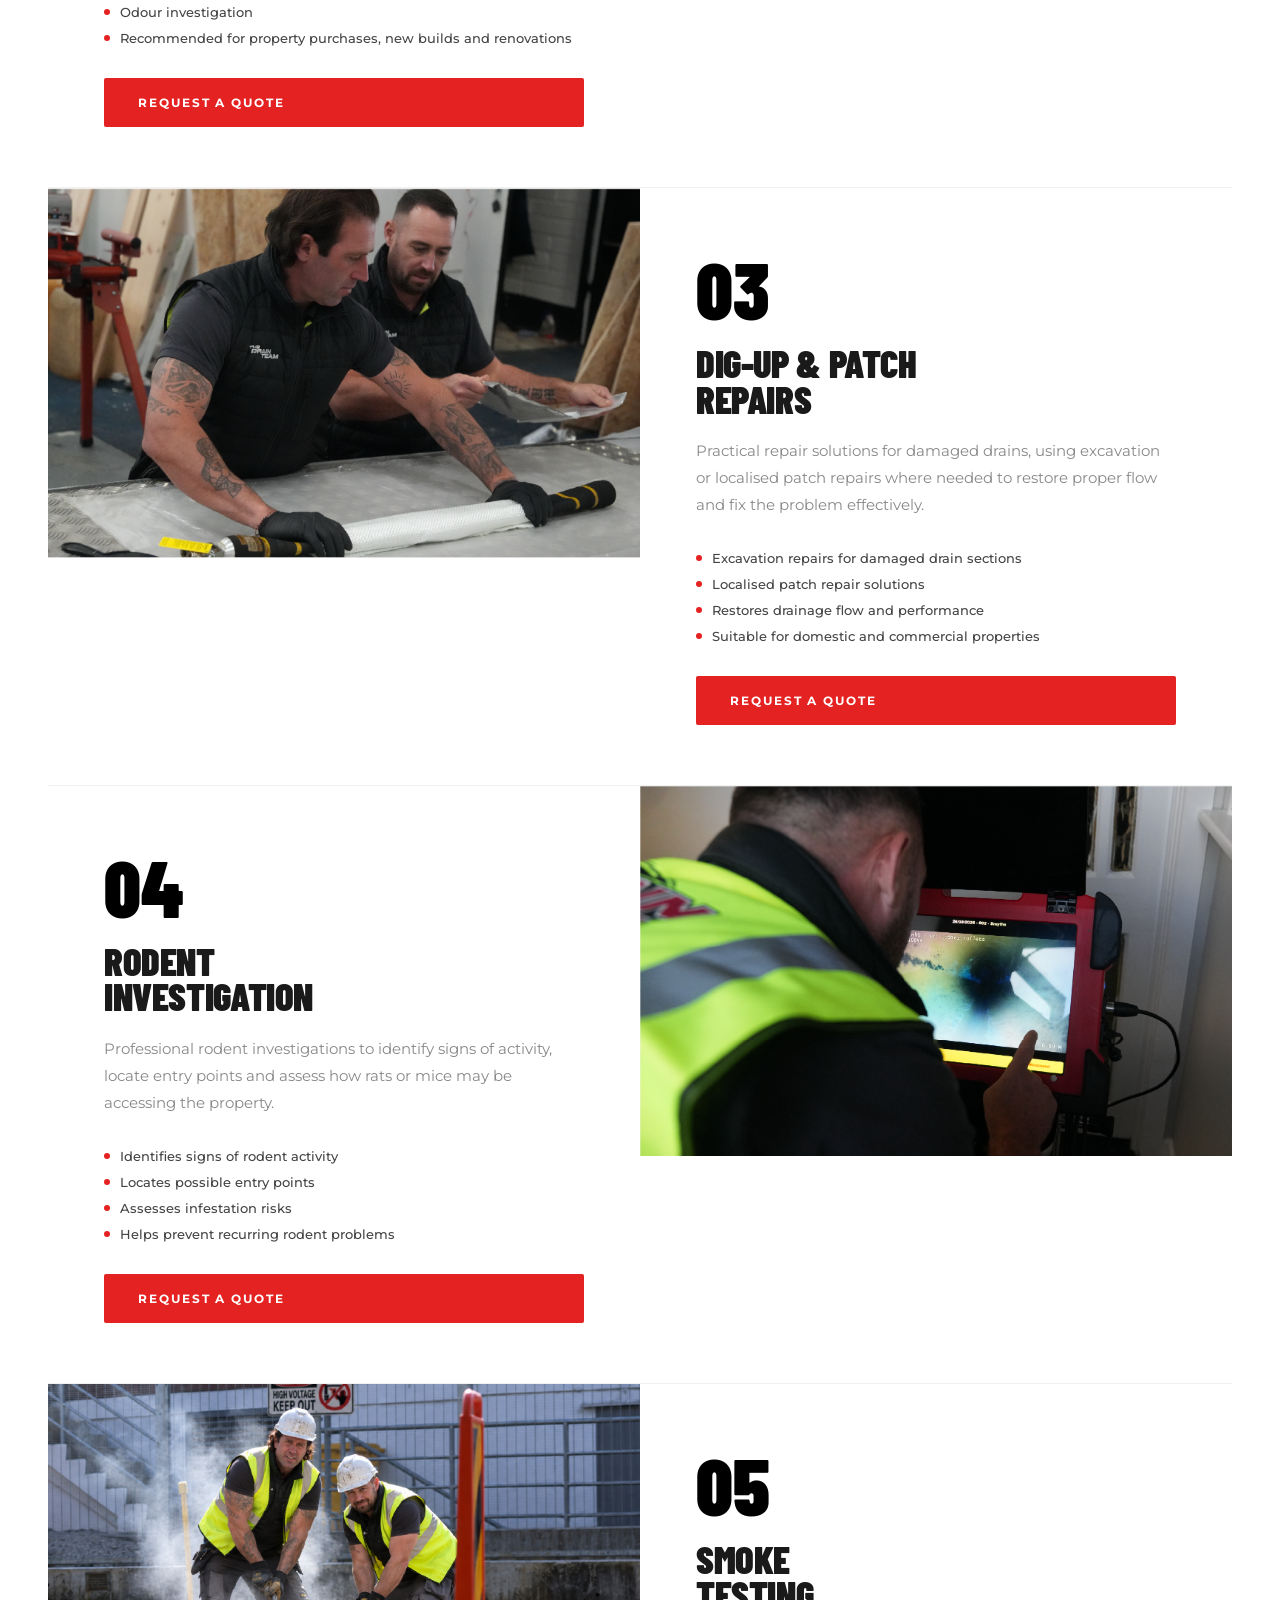
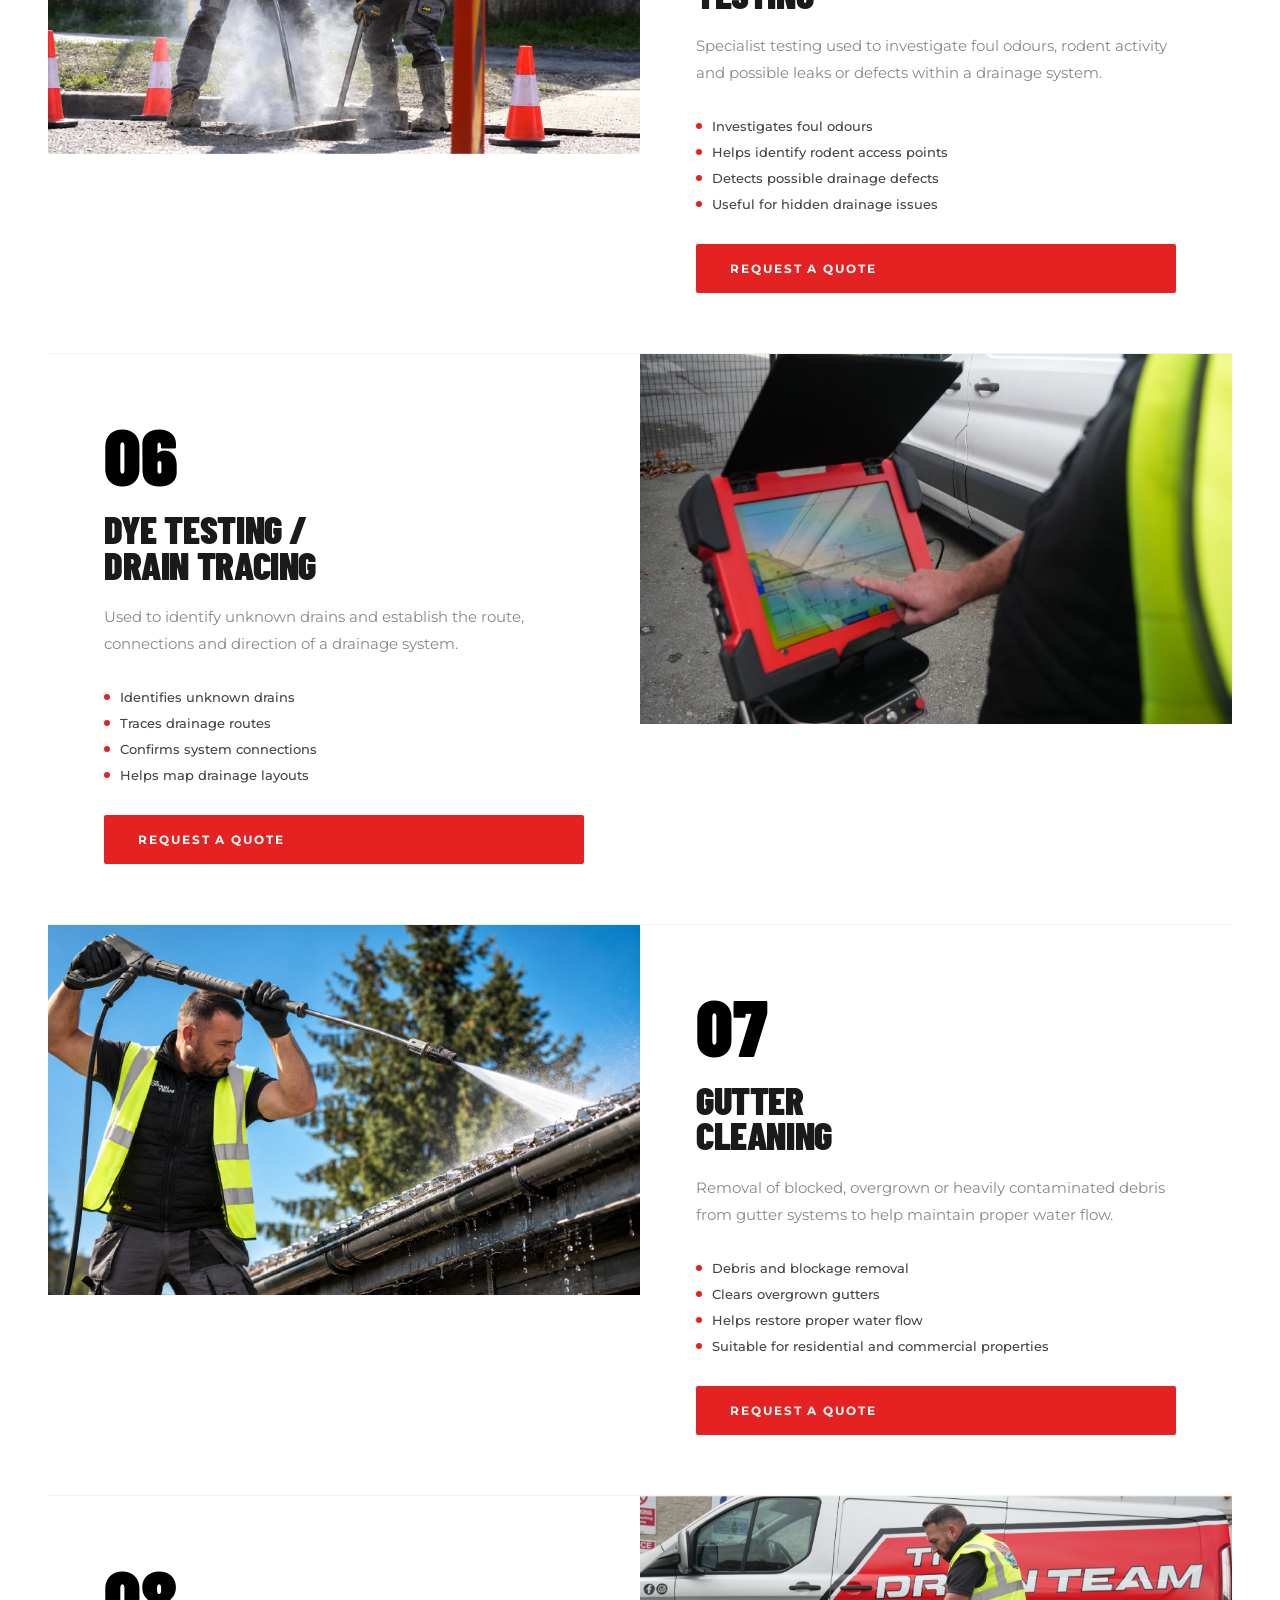
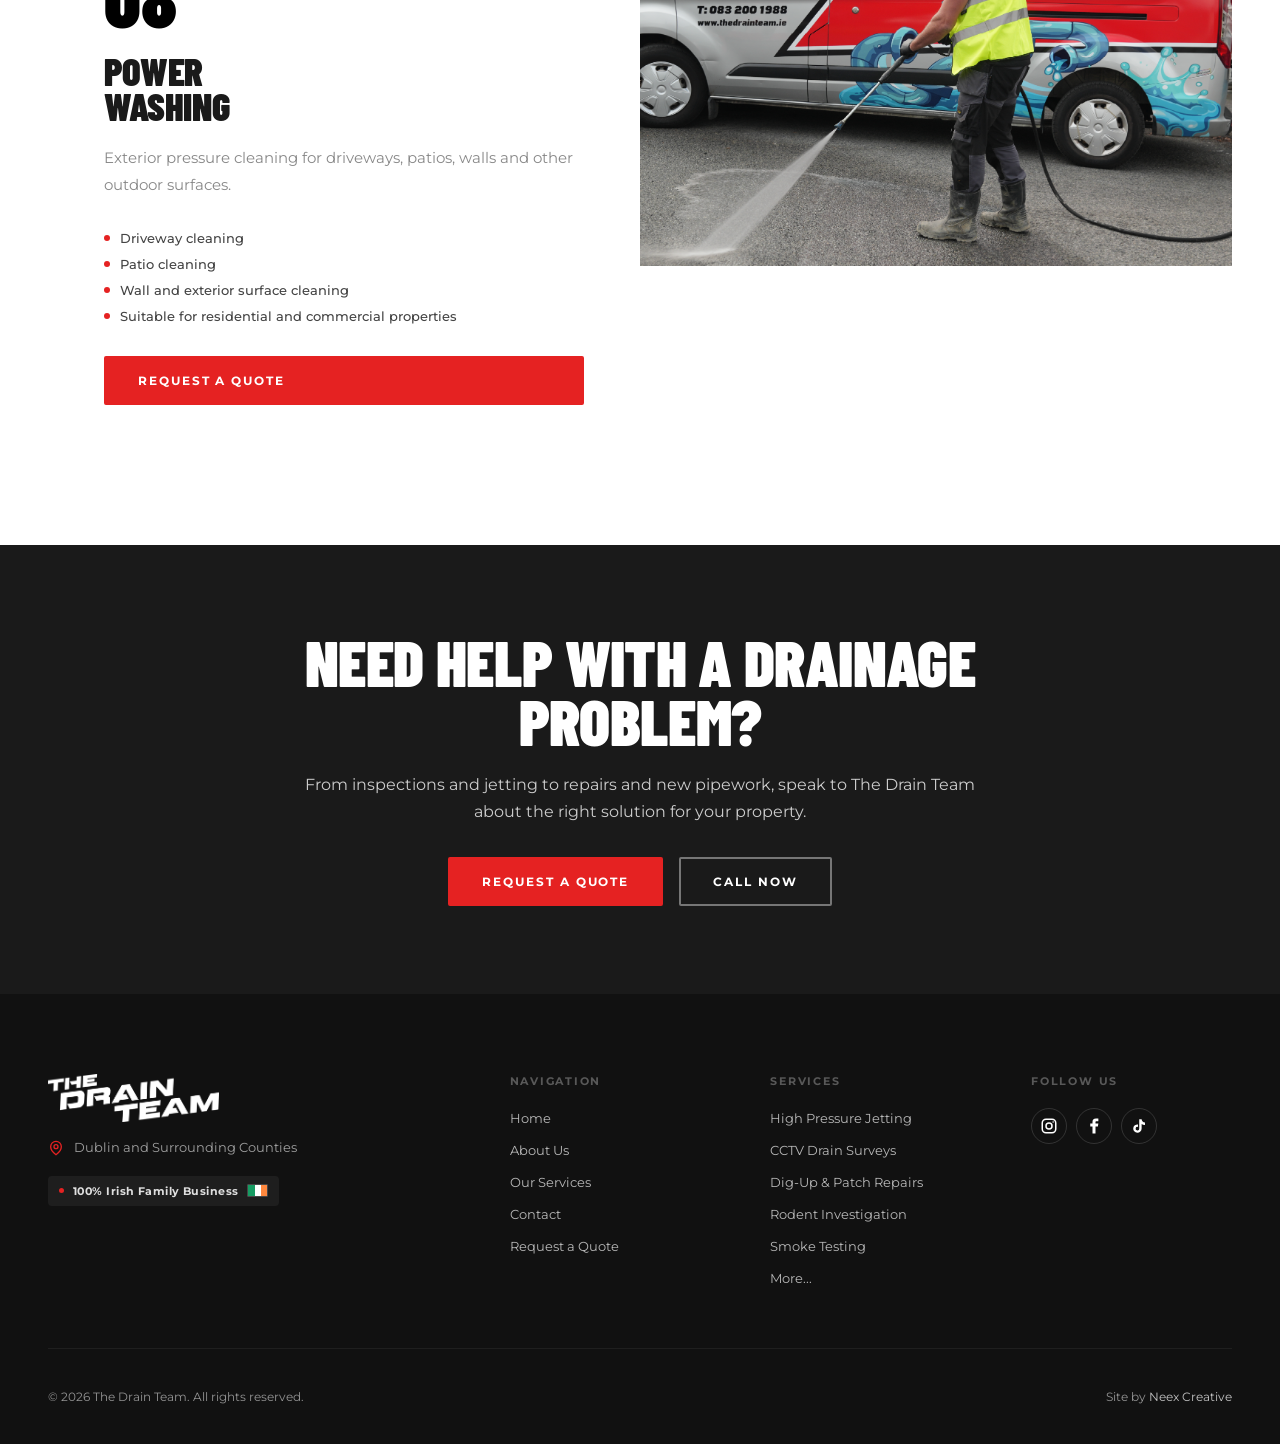
<file: pages/services.html>
<!DOCTYPE html>
<html lang="en-IE">
<head>
  <meta charset="UTF-8">
  <meta name="viewport" content="width=device-width, initial-scale=1.0">
  <title>Drainage Services Dublin | The Drain Team</title>
  <meta name="description" content="Specialist drainage, CCTV inspection, jetting, repairs, pipework, smoke testing and drain tracing services for domestic and commercial properties in Dublin.">
  <link rel="canonical" href="https://thedrainteam.ie/pages/services.html">
  <meta name="robots" content="index,follow,max-image-preview:large">
  <meta name="theme-color" content="#111111">
  <meta name="msapplication-config" content="/browserconfig.xml">

  <meta property="og:locale" content="en_IE">
  <meta property="og:type" content="website">
  <meta property="og:site_name" content="The Drain Team">
  <meta property="og:title" content="Drainage Services Dublin | The Drain Team">
  <meta property="og:description" content="Specialist drainage, CCTV inspection, jetting, repairs, pipework, smoke testing and drain tracing services for domestic and commercial properties in Dublin.">
  <meta property="og:url" content="https://thedrainteam.ie/pages/services.html">
  <meta property="og:image" content="https://thedrainteam.ie/assets/images/hero/Branded%20Drain%20Team%20Vans%20Overlooking%20Cityscape.png">
  <meta name="twitter:card" content="summary_large_image">
  <meta name="twitter:title" content="Drainage Services Dublin | The Drain Team">
  <meta name="twitter:description" content="Specialist drainage, CCTV inspection, jetting, repairs, pipework, smoke testing and drain tracing services for domestic and commercial properties in Dublin.">
  <meta name="twitter:image" content="https://thedrainteam.ie/assets/images/hero/Branded%20Drain%20Team%20Vans%20Overlooking%20Cityscape.png">

  <link rel="icon" href="/favicon.ico" sizes="16x16 32x32 48x48 64x64" type="image/x-icon">
  <link rel="icon" href="/favicon.svg" type="image/svg+xml">
  <link rel="apple-touch-icon" href="/apple-touch-icon.png" sizes="180x180">
  <link rel="manifest" href="/site.webmanifest">
  <link rel="preconnect" href="https://fonts.googleapis.com">
  <link rel="preconnect" href="https://fonts.gstatic.com" crossorigin>
  <link href="https://fonts.googleapis.com/css2?family=Barlow+Condensed:wght@800;900&family=Montserrat:wght@400;500;600;700&display=swap" rel="stylesheet">
  <link rel="stylesheet" href="../css/style.css">
  <script src="../js/global.js" defer></script>

  <script type="application/ld+json">
  {
    "@context": "https://schema.org",
    "@type": "WebPage",
    "name": "Drainage Services Dublin | The Drain Team",
    "url": "https://thedrainteam.ie/pages/services.html",
    "description": "Specialist drainage, CCTV inspection, jetting, repairs, pipework, smoke testing and drain tracing services for domestic and commercial properties in Dublin.",
    "mainEntity": {
      "@type": "ItemList",
      "name": "Drainage services",
      "itemListElement": [
        { "@type": "ListItem", "position": 1, "name": "High Pressure Jetting", "url": "https://thedrainteam.ie/pages/services.html#high-pressure-jetting" },
        { "@type": "ListItem", "position": 2, "name": "CCTV Drain Surveys", "url": "https://thedrainteam.ie/pages/services.html#cctv-drain-surveys" },
        { "@type": "ListItem", "position": 3, "name": "Dig-Up Repairs & New Pipework", "url": "https://thedrainteam.ie/pages/services.html#dig-up-repairs-new-pipework" },
        { "@type": "ListItem", "position": 4, "name": "Patch Repairs", "url": "https://thedrainteam.ie/pages/services.html#patch-repairs" },
        { "@type": "ListItem", "position": 5, "name": "Smoke Testing", "url": "https://thedrainteam.ie/pages/services.html#smoke-testing" },
        { "@type": "ListItem", "position": 6, "name": "Dye Testing / Drain Tracing", "url": "https://thedrainteam.ie/pages/services.html#dye-testing-drain-tracing" },
        { "@type": "ListItem", "position": 7, "name": "Gutter Cleaning", "url": "https://thedrainteam.ie/pages/services.html#gutter-cleaning" },
        { "@type": "ListItem", "position": 8, "name": "Power Washing", "url": "https://thedrainteam.ie/pages/services.html#power-washing" }
      ]
    },
    "breadcrumb": {
      "@type": "BreadcrumbList",
      "itemListElement": [
        { "@type": "ListItem", "position": 1, "name": "Home", "item": "https://thedrainteam.ie/" },
        { "@type": "ListItem", "position": 2, "name": "Services", "item": "https://thedrainteam.ie/pages/services.html" }
      ]
    }
  }
  </script>

  <script async src="https://www.googletagmanager.com/gtag/js?id=G-Y2BLYGQ1J"></script>
  <script>
    window.dataLayer = window.dataLayer || [];
    function gtag(){dataLayer.push(arguments);}
    gtag('js', new Date());

    gtag('config', 'G-Y2BLYGQ1J');
  </script>
</head>
<body>

<a class="skip-link" href="#main-content">Skip to main content</a>

<header>
  <nav class="navbar dark-bg" id="navbar" aria-label="Main navigation">
    <a href="../index.html" class="nav-logo">
      <img src="../assets/images/logos/Logo_%20White.png" alt="The Drain Team" class="nav-logo-img">
    </a>
    <div class="nav-links">
      <a href="../index.html" class="nav-link">Home</a>
      <a href="about.html" class="nav-link">About</a>
      <a href="services.html" class="nav-link" aria-current="page">Services</a>
      <a href="contact.html" class="nav-link">Contact</a>
      <!-- [PHONE TBC] Phone CTA (tel: link) to be restored here once a verified number is supplied -->
    </div>
    <a href="tel:0832001988" class="btn btn-red nav-cta nav-cta--desktop">Contact Now</a>
    <button class="nav-hamburger" id="hamburger" aria-label="Open menu" aria-expanded="false" aria-controls="navMobile">
      <span></span><span></span><span></span>
    </button>
  </nav>
  <div class="nav-mobile" id="navMobile">
    <a href="../index.html" class="nav-link">Home</a>
    <a href="about.html" class="nav-link">About</a>
    <a href="services.html" class="nav-link" aria-current="page">Services</a>
    <a href="contact.html" class="nav-link">Contact</a>
    <a href="tel:0832001988" class="btn btn-red nav-cta">Contact Now</a>
    <!-- [PHONE TBC] Mobile emergency phone link to be restored once a verified number is supplied -->
  </div>
</header>

<main id="main-content">

  <!-- PAGE HERO -->
  <section class="page-hero page-hero--services">
    <div class="page-hero-inner">
      <div class="page-hero-content">
        <h1 class="page-hero-title">DRAINAGE SERVICES</h1>
        <p class="page-hero-sub">Specialist drainage, inspection and repair services for domestic and commercial properties.</p>
      </div>
    </div>
  </section>

  <!-- SERVICES LIST -->
  <!-- Section images are development illustrations only.
       [PLACEHOLDER: real service photography required — see assets/images/README.md] -->
  <section class="services-full" aria-label="All drainage services">
    <div class="services-full-grid">

      <!-- 01 — High Pressure Jetting -->
      <article class="service-row animate-in" id="high-pressure-jetting">
        <div class="service-row-image">
          <!-- FUTURE PHOTO: Jetting equipment in use, hose setup, action shot or branded van/equipment. Replace only this img src. -->
          <img src="../assets/images/services/service-high-pressure-jetting.webp" alt="The Drain Team carrying out high pressure jetting" loading="lazy" decoding="async">
        </div>
        <div class="service-row-content">
          <div class="service-row-num" aria-hidden="true">01</div>
          <h2 class="display-heading dark service-row-title">HIGH PRESSURE<br>JETTING</h2>
          <p class="service-row-desc">Powerful high-pressure water jetting used to clear stubborn blockages, grease, debris and build-up from drainage systems.</p>
          <div class="service-features">
            <div class="service-feature">High-pressure drain cleaning</div>
            <div class="service-feature">Clears stubborn blockages</div>
            <div class="service-feature">Removes grease and debris build-up</div>
            <div class="service-feature">Suitable for domestic and commercial drains</div>
          </div>
          <a href="contact.html" class="btn btn-red">REQUEST A QUOTE</a>
        </div>
      </article>

      <!-- 02 — CCTV Drain Surveys -->
      <article class="service-row reversed animate-in" id="cctv-drain-surveys">
        <div class="service-row-image">
          <!-- FUTURE PHOTO: CCTV camera head, monitor, inspection equipment or survey in progress. Replace only this img src. -->
          <img src="../assets/images/services/service-cctv-drain-surveys.webp" alt="The Drain Team carrying out a CCTV drain survey" loading="lazy" decoding="async">
        </div>
        <div class="service-row-content">
          <div class="service-row-num" aria-hidden="true">02</div>
          <h2 class="display-heading dark service-row-title">CCTV DRAIN<br>SURVEYS</h2>
          <p class="service-row-desc">Camera inspections used to identify drainage problems, damage and defects, and highly recommended for new property purchases, new builds, extensions and renovations.</p>
          <div class="service-features">
            <div class="service-feature">Damage and defects identified</div>
            <div class="service-feature">Rodent investigation</div>
            <div class="service-feature">Odour investigation</div>
            <div class="service-feature">Recommended for property purchases, new builds and renovations</div>
          </div>
          <a href="contact.html" class="btn btn-red">REQUEST A QUOTE</a>
        </div>
      </article>

      <!-- 03 — Dig-Up Repairs & New Pipework -->
      <article class="service-row animate-in" id="dig-up-repairs-new-pipework">
        <div class="service-row-image">
          <!-- FUTURE PHOTO: Excavation work, exposed drainage pipework, groundwork or replacement pipe installation. Replace only this img src. -->
          <img src="../assets/images/services/service-dig-up-repairs-new-pipework.webp" alt="The Drain Team carrying out drainage excavation and pipework" loading="lazy" decoding="async">
        </div>
        <div class="service-row-content">
          <div class="service-row-num" aria-hidden="true">03</div>
          <h2 class="display-heading dark service-row-title">DIG-UP &amp; PATCH<br>REPAIRS</h2>
          <p class="service-row-desc">Practical repair solutions for damaged drains, using excavation or localised patch repairs where needed to restore proper flow and fix the problem effectively.</p>
          <div class="service-features">
            <div class="service-feature">Excavation repairs for damaged drain sections</div>
            <div class="service-feature">Localised patch repair solutions</div>
            <div class="service-feature">Restores drainage flow and performance</div>
            <div class="service-feature">Suitable for domestic and commercial properties</div>
          </div>
          <a href="contact.html" class="btn btn-red">REQUEST A QUOTE</a>
        </div>
      </article>

      <!-- 04 — Patch Repairs -->
      <article class="service-row reversed animate-in" id="patch-repairs">
        <div class="service-row-image">
          <!-- FUTURE PHOTO: Pipe repair equipment, localised repair process or technical close-up. Replace only this img src. -->
          <img src="../assets/images/services/service-patch-repairs.webp" alt="Drainage patch repair work by The Drain Team" loading="lazy" decoding="async">
        </div>
        <div class="service-row-content">
          <div class="service-row-num" aria-hidden="true">04</div>
          <h2 class="display-heading dark service-row-title">RODENT<br>INVESTIGATION</h2>
          <p class="service-row-desc">Professional rodent investigations to identify signs of activity, locate entry points and assess how rats or mice may be accessing the property.</p>
          <div class="service-features">
            <div class="service-feature">Identifies signs of rodent activity</div>
            <div class="service-feature">Locates possible entry points</div>
            <div class="service-feature">Assesses infestation risks</div>
            <div class="service-feature">Helps prevent recurring rodent problems</div>
          </div>
          <a href="contact.html" class="btn btn-red">REQUEST A QUOTE</a>
        </div>
      </article>

      <!-- 05 — Smoke Testing -->
      <article class="service-row animate-in" id="smoke-testing">
        <div class="service-row-image">
          <!-- FUTURE PHOTO: Smoke testing equipment in use or visible test process. Replace only this img src. -->
          <img src="../assets/images/services/service-smoke-testing.webp" alt="The Drain Team carrying out drainage smoke testing" loading="lazy" decoding="async">
        </div>
        <div class="service-row-content">
          <div class="service-row-num" aria-hidden="true">05</div>
          <h2 class="display-heading dark service-row-title">SMOKE<br>TESTING</h2>
          <p class="service-row-desc">Specialist testing used to investigate foul odours, rodent activity and possible leaks or defects within a drainage system.</p>
          <div class="service-features">
            <div class="service-feature">Investigates foul odours</div>
            <div class="service-feature">Helps identify rodent access points</div>
            <div class="service-feature">Detects possible drainage defects</div>
            <div class="service-feature">Useful for hidden drainage issues</div>
          </div>
          <a href="contact.html" class="btn btn-red">REQUEST A QUOTE</a>
        </div>
      </article>

      <!-- 06 — Dye Testing / Drain Tracing -->
      <article class="service-row reversed animate-in" id="dye-testing-drain-tracing">
        <div class="service-row-image">
          <!-- FUTURE PHOTO: Drain tracing setup, dye testing process or inspection equipment. Replace only this img src. -->
          <img src="../assets/images/services/service-dye-testing-drain-tracing.webp" alt="The Drain Team carrying out dye testing and drain tracing" loading="lazy" decoding="async">
        </div>
        <div class="service-row-content">
          <div class="service-row-num" aria-hidden="true">06</div>
          <h2 class="display-heading dark service-row-title">DYE TESTING /<br>DRAIN TRACING</h2>
          <p class="service-row-desc">Used to identify unknown drains and establish the route, connections and direction of a drainage system.</p>
          <div class="service-features">
            <div class="service-feature">Identifies unknown drains</div>
            <div class="service-feature">Traces drainage routes</div>
            <div class="service-feature">Confirms system connections</div>
            <div class="service-feature">Helps map drainage layouts</div>
          </div>
          <a href="contact.html" class="btn btn-red">REQUEST A QUOTE</a>
        </div>
      </article>

      <!-- 07 — Gutter Cleaning -->
      <article class="service-row animate-in" id="gutter-cleaning">
        <div class="service-row-image">
          <!-- FUTURE PHOTO: Gutter cleaning in progress, access equipment or gutter cleaning system. Replace only this img src. -->
          <img src="../assets/images/services/service-gutter-cleaning.webp" alt="The Drain Team carrying out gutter cleaning" loading="lazy" decoding="async">
        </div>
        <div class="service-row-content">
          <div class="service-row-num" aria-hidden="true">07</div>
          <h2 class="display-heading dark service-row-title">GUTTER<br>CLEANING</h2>
          <p class="service-row-desc">Removal of blocked, overgrown or heavily contaminated debris from gutter systems to help maintain proper water flow.</p>
          <div class="service-features">
            <div class="service-feature">Debris and blockage removal</div>
            <div class="service-feature">Clears overgrown gutters</div>
            <div class="service-feature">Helps restore proper water flow</div>
            <div class="service-feature">Suitable for residential and commercial properties</div>
          </div>
          <a href="contact.html" class="btn btn-red">REQUEST A QUOTE</a>
        </div>
      </article>

      <!-- 08 — Power Washing -->
      <article class="service-row reversed animate-in" id="power-washing">
        <div class="service-row-image">
          <!-- FUTURE PHOTO: Driveway, patio or exterior surface cleaning in progress. Replace only this img src. -->
          <img src="../assets/images/services/service-power-washing.webp" alt="The Drain Team carrying out exterior power washing" loading="lazy" decoding="async">
        </div>
        <div class="service-row-content">
          <div class="service-row-num" aria-hidden="true">08</div>
          <h2 class="display-heading dark service-row-title">POWER<br>WASHING</h2>
          <p class="service-row-desc">Exterior pressure cleaning for driveways, patios, walls and other outdoor surfaces.</p>
          <div class="service-features">
            <div class="service-feature">Driveway cleaning</div>
            <div class="service-feature">Patio cleaning</div>
            <div class="service-feature">Wall and exterior surface cleaning</div>
            <div class="service-feature">Suitable for residential and commercial properties</div>
          </div>
          <a href="contact.html" class="btn btn-red">REQUEST A QUOTE</a>
        </div>
      </article>

    </div>
  </section>

  <section class="services-final-cta" aria-labelledby="services-final-cta-heading">
    <div class="services-final-cta__inner">
      <h2 id="services-final-cta-heading" class="display-heading white services-final-cta__title">NEED HELP WITH A DRAINAGE PROBLEM?</h2>
      <p class="services-final-cta__text">From inspections and jetting to repairs and new pipework, speak to The Drain Team about the right solution for your property.</p>
      <div class="hero-actions services-final-cta__actions">
        <a href="contact.html" class="btn btn-red">REQUEST A QUOTE</a>
        <a href="tel:0832001988" class="btn btn-outline">CALL NOW</a>
      </div>
    </div>
  </section>

</main>

<footer>
  <div class="footer-content">
    <div class="footer-top">
      <div>
        <img src="../assets/images/logos/Logo_%20White.png" alt="The Drain Team" class="footer-logo-img">
        <!-- [PHONE TBC] -->
        <!-- [EMAIL TBC] -->
        <!-- [WHATSAPP TBC] -->
        <div class="footer-contact-item">
          <svg width="16" height="16" viewBox="0 0 24 24" fill="none" stroke="currentColor" stroke-width="2" aria-hidden="true" focusable="false"><path d="M20 10c0 6-8 12-8 12s-8-6-8-12a8 8 0 0 1 16 0Z"/><circle cx="12" cy="10" r="3"/></svg>
          Dublin and Surrounding Counties
        </div>
        <div class="footer-trust-badge">
          <span class="footer-trust-badge__dot" aria-hidden="true"></span>
          <span>100% Irish Family Business</span>
          <span class="irish-flag" role="img" aria-label="Ireland">
            <span class="irish-flag__green"></span><span class="irish-flag__white"></span><span class="irish-flag__orange"></span>
          </span>
        </div>
      </div>
      <nav aria-label="Footer navigation">
        <p class="footer-col-title">Navigation</p>
        <div class="footer-links">
          <a href="../index.html">Home</a>
          <a href="about.html">About Us</a>
          <a href="services.html">Our Services</a>
          <a href="contact.html">Contact</a>
          <a href="contact.html">Request a Quote</a>
        </div>
      </nav>
      <nav aria-label="Services">
        <p class="footer-col-title">Services</p>
        <div class="footer-links">
          <a href="services.html#high-pressure-jetting">High Pressure Jetting</a>
          <a href="services.html#cctv-drain-surveys">CCTV Drain Surveys</a>
          <a href="services.html#dig-up-repairs-new-pipework">Dig-Up &amp; Patch Repairs</a>
          <a href="services.html#patch-repairs">Rodent Investigation</a>
          <a href="services.html#smoke-testing">Smoke Testing</a>
          <a href="services.html">More...</a>
        </div>
      </nav>
      <div>
        <p class="footer-col-title">Follow Us</p>
        <div class="footer-social">
          <a class="footer-social__link" href="https://www.instagram.com/the_drain_team/" target="_blank" rel="noopener noreferrer" aria-label="Follow The Drain Team on Instagram">
            <svg width="18" height="18" viewBox="0 0 24 24" fill="none" stroke="currentColor" stroke-width="2" aria-hidden="true" focusable="false"><rect x="3" y="3" width="18" height="18" rx="5"/><circle cx="12" cy="12" r="4"/><circle cx="17.5" cy="6.5" r="1" fill="currentColor" stroke="none"/></svg>
          </a>
          <a class="footer-social__link" href="https://www.facebook.com/p/The-Drain-Team-61593065881564/" target="_blank" rel="noopener noreferrer" aria-label="Follow The Drain Team on Facebook">
            <svg width="18" height="18" viewBox="0 0 24 24" fill="currentColor" aria-hidden="true" focusable="false"><path d="M14 8.5V6.8c0-.8.5-1 1-1h2.8V2.1L14.7 2C11.2 2 10 4.1 10 6.5v2H7v4h3V22h4v-9.5h3.2l.6-4H14Z"/></svg>
          </a>
          <a class="footer-social__link" href="https://www.tiktok.com/@the.drain.team" target="_blank" rel="noopener noreferrer" aria-label="Follow The Drain Team on TikTok">
            <svg width="18" height="18" viewBox="0 0 24 24" fill="currentColor" aria-hidden="true" focusable="false"><path d="M15.5 3c.3 2.6 1.8 4.2 4.5 4.4v3.2c-1.6.1-3.1-.4-4.5-1.3v6.1a5.6 5.6 0 1 1-4.8-5.5v3.3a2.4 2.4 0 1 0 1.6 2.2V3h3.2Z"/></svg>
          </a>
        </div>
      </div>
    </div>
    <div class="footer-bottom">
      <p class="footer-copy">© 2026 The Drain Team. All rights reserved.</p>
      <p class="footer-credit">Site by <a href="https://neexcreative.com" target="_blank" rel="noopener noreferrer">Neex Creative</a></p>
    </div>
  </div>
</footer>


<aside class="whatsapp-widget" aria-label="WhatsApp contact">
  <a class="whatsapp-widget__toggle" href="https://wa.me/353832001988?text=Hi%20The%20Drain%20Team%2C%20I%27d%20like%20to%20ask%20about%20a%20drainage%20service." target="_blank" rel="noopener noreferrer" aria-label="WhatsApp Us">
    <svg width="25" height="25" viewBox="0 0 24 24" fill="none" stroke="currentColor" stroke-width="1.8" stroke-linecap="round" stroke-linejoin="round" aria-hidden="true" focusable="false"><path d="M20.5 11.5a8.5 8.5 0 0 1-12.6 7.45L3 20.5l1.55-4.75A8.5 8.5 0 1 1 20.5 11.5Z"/><path d="M8.1 7.6c.3-.3.7-.2.9.1l1 2c.1.3.1.6-.1.8l-.7.8c.8 1.6 2 2.8 3.6 3.5l.7-.8c.2-.2.5-.3.8-.1l2 1c.3.2.4.6.2.9-.5.8-1.4 1.3-2.4 1.2-3.9-.5-7.2-3.8-7.7-7.7-.1-.7.2-1.3.7-1.7Z"/></svg>
    <span>WhatsApp Us</span>
  </a>
</aside>
</body>
</html>
</file>
<file: css/style.css>
/* Fonts are loaded from the HTML <head> with preconnect + display=swap
   (no CSS @import — it blocks rendering). */

/* ─── CSS VARIABLES ─────────────────────────────────── */
:root {
  --red:        #e52222;
  --red-dark:   #9b1508;
  --red-mid:    #c01a10;
  --black:      #111111;
  --dark:       #1a1a1a;
  --dark-2:     #222222;
  --mid:        #444444;
  --muted:      #888888;
  --light:      #f2f2f2;
  --white:      #ffffff;
  --font-display: 'Barlow Condensed', sans-serif;
  --font-body:    'Montserrat', sans-serif;
  --ease:       cubic-bezier(0.25, 0.1, 0.25, 1);
  --transition: 0.35s var(--ease);
}

/* ─── RESET ─────────────────────────────────────────── */
*, *::before, *::after { box-sizing: border-box; margin: 0; padding: 0; }
html { scroll-behavior: smooth; font-size: 16px; }
body {
  font-family: var(--font-body);
  background: var(--white);
  color: var(--dark);
  overflow-x: hidden;
  -webkit-font-smoothing: antialiased;
}
a { text-decoration: none; color: inherit; }
img { display: block; max-width: 100%; }
ul { list-style: none; }
button { cursor: pointer; border: none; background: none; font-family: inherit; }

/* ─── ACCESSIBILITY ─────────────────────────────────── */
.skip-link {
  position: absolute;
  top: -60px; left: 8px;
  z-index: 2000;
  background: var(--red);
  color: var(--white) !important;
  padding: 12px 20px;
  font-size: 13px;
  font-weight: 700;
  letter-spacing: 0.04em;
  border-radius: 2px;
  transition: top 0.2s ease;
}
.skip-link:focus {
  top: 8px;
}
a:focus-visible,
button:focus-visible,
.nav-hamburger:focus-visible,
input:focus-visible,
select:focus-visible,
textarea:focus-visible {
  outline: 2px solid var(--red);
  outline-offset: 3px;
}
body.nav-open { overflow: hidden; }

/* Production-only Coming Soon cover */
html.coming-soon-active,
body.coming-soon-active {
  width: 100vw;
  height: 100dvh;
  max-width: none;
  margin: 0;
  padding: 0;
  overflow: hidden;
  background: var(--white);
}
.coming-soon-page {
  position: fixed;
  inset: 0;
  z-index: 2147483647;
  display: block;
  width: 100vw;
  height: 100dvh;
  max-width: none;
  margin: 0;
  padding: 0;
  overflow: hidden;
  background: var(--white);
  pointer-events: auto;
}
.coming-soon-picture {
  display: block;
  width: 100%;
  height: 100%;
  max-width: none;
  margin: 0;
  padding: 0;
}
.coming-soon-image {
  width: 100%;
  height: 100%;
  max-width: none;
  object-fit: cover;
  object-position: center;
}

/* Development-only placeholders — never rendered publicly */
.development-placeholder,
.is-development-hidden {
  display: none !important;
}

/* ─── WHATSAPP WIDGET ──────────────────────────────── */
.whatsapp-widget {
  position: fixed;
  right: 24px;
  bottom: 24px;
  z-index: 900;
  display: flex;
  flex-direction: column;
  align-items: flex-end;
  gap: 12px;
  max-width: calc(100vw - 32px);
}
.whatsapp-widget__panel {
  position: relative;
  width: min(320px, calc(100vw - 32px));
  padding: 24px;
  border: 1px solid rgba(255,255,255,0.1);
  border-radius: 4px;
  background: var(--dark);
  color: var(--white);
  box-shadow: 0 14px 36px rgba(10,10,15,0.22);
  visibility: hidden;
  opacity: 0;
  transform: translateY(8px);
  pointer-events: none;
  transition: opacity 0.25s var(--ease), transform 0.25s var(--ease), visibility 0.25s;
}
.whatsapp-widget.is-open .whatsapp-widget__panel {
  visibility: visible;
  opacity: 1;
  transform: translateY(0);
  pointer-events: auto;
}
.whatsapp-widget__close {
  position: absolute;
  top: 12px;
  right: 12px;
  width: 30px;
  height: 30px;
  display: flex;
  align-items: center;
  justify-content: center;
  color: rgba(255,255,255,0.65);
}
.whatsapp-widget__label {
  padding-right: 24px;
  font-family: var(--font-display);
  font-size: 21px;
  font-weight: 800;
  line-height: 1.15;
  text-transform: uppercase;
}
.whatsapp-widget__text {
  margin-top: 8px;
  color: rgba(255,255,255,0.68);
  font-size: 13px;
  line-height: 1.55;
}
.whatsapp-widget__button {
  display: inline-flex;
  align-items: center;
  justify-content: center;
  min-height: 42px;
  margin-top: 18px;
  padding: 0 20px;
  border-radius: 2px;
  background: var(--red);
  color: var(--white);
  font-size: 12px;
  font-weight: 800;
  letter-spacing: 0.08em;
  text-transform: uppercase;
  transition: background-color 0.2s ease, transform 0.2s ease;
}
.whatsapp-widget__button:hover { background: var(--red-dark); }
.whatsapp-widget__toggle {
  min-width: 58px;
  height: 58px;
  padding: 0 17px;
  border-radius: 29px;
  display: flex;
  align-items: center;
  justify-content: center;
  gap: 9px;
  background: var(--red);
  color: var(--white);
  box-shadow: 0 10px 26px rgba(10,10,15,0.2);
  font-size: 12px;
  font-weight: 800;
  letter-spacing: 0.06em;
  text-transform: uppercase;
  transition: transform 0.2s ease, background-color 0.2s ease;
}
.whatsapp-widget__toggle:hover {
  background: var(--red-dark);
  transform: scale(1.03);
}
@media (prefers-reduced-motion: reduce) {
  .whatsapp-enhanced .whatsapp-widget__panel,
  .whatsapp-widget__button,
  .whatsapp-widget__toggle { transition: none; }
  .whatsapp-widget__toggle:hover { transform: none; }
}

/* Scroll-reveal is opt-in: content stays visible unless JS adds .js to <html> */
html.js .animate-in {
  opacity: 0;
  transform: translateY(32px);
  transition: opacity 0.7s var(--ease), transform 0.7s var(--ease);
}
html.js .animate-in.visible {
  opacity: 1;
  transform: translateY(0);
}

@media (prefers-reduced-motion: reduce) {
  *, *::before, *::after {
    animation-duration: 0.001ms !important;
    animation-iteration-count: 1 !important;
    transition-duration: 0.001ms !important;
    scroll-behavior: auto !important;
  }
  html.js .animate-in { opacity: 1; transform: none; }
  .ticker-track { animation: none; }
}

/* ─── NAVBAR ─────────────────────────────────────────── */
.navbar {
  position: fixed;
  top: 0; left: 0; right: 0;
  z-index: 1000;
  display: flex;
  align-items: center;
  justify-content: space-between;
  padding: 0 48px;
  height: 72px;
  background: transparent;
  transition: background var(--transition), box-shadow var(--transition);
}
.navbar.scrolled {
  background: var(--black);
  box-shadow: 0 2px 24px rgba(0,0,0,0.4);
}
.navbar.dark-bg {
  background: var(--black);
}
.nav-logo {
  display: flex;
  align-items: center;
}
.nav-logo-img {
  height: 38px;
  width: auto;
  display: block;
}
.nav-links {
  position: absolute;
  left: 50%;
  transform: translateX(-50%);
  display: flex;
  align-items: center;
  gap: 36px;
}
.nav-links a {
  font-size: 12px;
  font-weight: 600;
  letter-spacing: 0.14em;
  text-transform: uppercase;
  color: rgba(255,255,255,0.75);
  transition: color var(--transition);
  position: relative;
  padding-bottom: 4px;
}
.nav-links a::after {
  content: '';
  position: absolute;
  bottom: 0; left: 0;
  width: 0; height: 2px;
  background: var(--red);
  transition: width var(--transition);
}
.nav-links a:hover, .nav-links a.active { color: var(--white); }
.nav-links a:hover::after, .nav-links a.active::after { width: 100%; }
.nav-cta {
  display: inline-flex;
  align-items: center;
  justify-content: center;
  min-height: 50px;
  background: var(--red);
  color: var(--white) !important;
  font-size: 12px !important;
  font-weight: 700 !important;
  letter-spacing: 0.12em !important;
  text-transform: uppercase;
  padding: 0 30px;
  line-height: 1;
  white-space: nowrap;
  border-radius: 2px;
  transition: background var(--transition) !important;
}
.nav-cta--desktop { margin-left: auto; }
.nav-cta::after { display: none !important; }
.nav-cta:hover { background: var(--red-dark) !important; color: var(--white) !important; }
.nav-emergency {
  display: flex;
  align-items: center;
  gap: 8px;
  color: var(--white) !important;
  font-size: 13px !important;
  font-weight: 600 !important;
}
.nav-emergency::after { display: none !important; }
.nav-emergency svg { flex-shrink: 0; }

/* Hamburger */
.nav-hamburger {
  display: none;
  flex-direction: column;
  align-items: center;
  justify-content: center;
  gap: 5px;
  width: 44px;
  height: 44px;
}
.nav-hamburger span {
  display: block;
  width: 24px; height: 2px;
  background: var(--white);
  transition: var(--transition);
}
.nav-hamburger.active span:nth-child(1) { transform: translateY(7px) rotate(45deg); }
.nav-hamburger.active span:nth-child(2) { opacity: 0; }
.nav-hamburger.active span:nth-child(3) { transform: translateY(-7px) rotate(-45deg); }
.nav-mobile {
  display: none;
  position: fixed;
  top: 72px; left: 0; right: 0;
  max-height: calc(100vh - 72px);
  overflow-y: auto;
  background: var(--black);
  padding: 24px 48px 32px;
  flex-direction: column;
  gap: 20px;
  border-top: 1px solid rgba(255,255,255,0.08);
  z-index: 999;
  -webkit-overflow-scrolling: touch;
}
.nav-mobile.open { display: flex; }
.nav-mobile a {
  display: block;
  padding: 10px 0;
  font-size: 14px;
  font-weight: 600;
  letter-spacing: 0.12em;
  text-transform: uppercase;
  color: rgba(255,255,255,0.7);
  transition: color var(--transition);
}
.nav-mobile a:hover { color: var(--white); }
.nav-mobile .nav-cta {
  display: inline-flex;
  width: fit-content;
  margin-top: 8px;
}

/* ─── TICKER ─────────────────────────────────────────── */
.ticker {
  background: var(--red);
  overflow: hidden;
  white-space: nowrap;
  padding: 10px 0;
}
.ticker-track {
  display: inline-flex;
  animation: ticker-scroll 30s linear infinite;
}
.ticker-track span {
  font-family: var(--font-body);
  font-size: 11px;
  font-weight: 700;
  letter-spacing: 0.2em;
  text-transform: uppercase;
  color: var(--white);
  padding: 0 40px;
}
.ticker-track span::before {
  content: '◆';
  margin-right: 20px;
  opacity: 0.6;
}
@keyframes ticker-scroll {
  0%   { transform: translateX(0); }
  100% { transform: translateX(-50%); }
}

/* ─── BUTTONS ─────────────────────────────────────────── */
.btn {
  display: inline-flex;
  align-items: center;
  gap: 10px;
  font-family: var(--font-body);
  font-size: 12px;
  font-weight: 700;
  letter-spacing: 0.16em;
  text-transform: uppercase;
  padding: 15px 32px;
  border-radius: 2px;
  transition: var(--transition);
  cursor: pointer;
}
.btn-red {
  background: var(--red);
  color: var(--white);
  border: 2px solid var(--red);
}
.btn-red:hover {
  background: var(--red-dark);
  border-color: var(--red-dark);
}
.btn-outline {
  background: transparent;
  color: var(--white);
  border: 2px solid rgba(255,255,255,0.4);
}
.btn-outline:hover {
  background: var(--white);
  color: var(--dark);
  border-color: var(--white);
}
.btn-outline-dark {
  background: transparent;
  color: var(--dark);
  border: 2px solid var(--dark);
}
.btn-outline-dark:hover {
  background: var(--dark);
  color: var(--white);
}

/* ─── SECTION LABEL ─────────────────────────────────── */
.section-label {
  display: inline-flex;
  align-items: center;
  gap: 10px;
  font-size: 11px;
  font-weight: 700;
  letter-spacing: 0.2em;
  text-transform: uppercase;
  color: var(--red);
  margin-bottom: 20px;
}
.section-label::before {
  content: '';
  display: block;
  width: 28px; height: 2px;
  background: var(--red);
  flex-shrink: 0;
}
.section-label--center { justify-content: center; text-align: center; }
.section-label--on-dark { color: rgba(229,34,34,0.95); }

/* ─── HEADINGS ───────────────────────────────────────── */
.display-heading {
  font-family: var(--font-display);
  font-weight: 900;
  line-height: 0.92;
  letter-spacing: -0.01em;
  text-transform: uppercase;
  overflow-wrap: break-word;
}
.display-heading.white { color: var(--white); }
.display-heading.dark  { color: var(--dark); }

/* ─── HERO ───────────────────────────────────────────── */
.hero {
  position: relative;
  min-height: 88vh;
  min-height: 88svh;
  display: flex;
  flex-direction: column;
  justify-content: center;
  overflow: hidden;
  background: var(--black);
}
/* ASSET: assets/images/hero/hero-bg.jpg — full-screen hero background */
.hero-bg {
  position: absolute;
  inset: 0;
  background: url('../assets/images/hero/Branded Drain Team Vans Overlooking Cityscape.png') center/cover no-repeat;
}
.hero-content {
  position: relative;
  z-index: 2;
  padding: 128px 48px 64px;
  width: 100%;
  max-width: 900px;
  margin-inline: auto;
  text-align: center;
}
.hero-title {
  width: min(680px, 56vw);
  margin-inline: auto;
  margin-bottom: 28px;
}
.hero-logo {
  display: block;
  width: 100%;
  max-width: 100%;
  height: auto;
}
.hero-title .accent { color: var(--red); }
.hero-sub {
  font-size: 17px;
  font-weight: 400;
  line-height: 1.7;
  color: rgba(255,255,255,0.78);
  max-width: 520px;
  margin: 0 auto 44px;
}
.hero-actions {
  position: relative;
  z-index: 3;
  display: flex;
  align-items: center;
  justify-content: center;
  gap: 16px;
  flex-wrap: wrap;
}
/* ─── TRUST BAR ─────────────────────────────────────── */
.trust-bar {
  background: var(--dark-2);
  padding: 20px 48px;
  display: flex;
  align-items: center;
  justify-content: center;
  gap: 48px;
  flex-wrap: wrap;
}
.trust-item {
  display: flex;
  align-items: center;
  gap: 10px;
  color: rgba(255,255,255,0.72);
  font-size: 12px;
  font-weight: 600;
  letter-spacing: 0.1em;
  text-transform: uppercase;
}
.trust-item svg { color: var(--red); flex-shrink: 0; }
.trust-bar--dark { background: var(--dark); }

/* ─── SERVICES PREVIEW ──────────────────────────────── */
.services-preview {
  padding: 100px 48px;
  background: var(--white);
}
.services-header {
  display: flex;
  justify-content: space-between;
  align-items: center;
  margin-bottom: 44px;
  gap: 40px;
  flex-wrap: wrap;
}
.services-title {
  font-size: clamp(40px, 5vw, 72px);
}
.services-header-cta:hover {
  background: var(--red);
  border-color: var(--red);
  color: var(--white);
}
.services-grid {
  display: grid;
  grid-template-columns: repeat(6, minmax(0, 1fr));
  gap: 20px;
}
.service-card {
  display: block;
  min-width: 0;
  height: 360px;
  background: var(--dark);
  border: 1px solid rgba(10, 10, 15, 0.08);
  border-radius: 20px;
  position: relative;
  overflow: hidden;
  box-shadow: 0 12px 30px rgba(10, 10, 15, 0.09);
  transition: transform 0.35s var(--ease), box-shadow 0.35s var(--ease), border-color 0.35s var(--ease);
}
.service-card:nth-child(-n+3) {
  grid-column: span 2;
  height: 390px;
}
.service-card:nth-child(n+4) { grid-column: span 3; }
a.service-card:focus-visible { outline-offset: -2px; }
.service-card-media {
  position: absolute;
  inset: 0;
  overflow: hidden;
}
.service-card-media::after {
  content: '';
  position: absolute;
  inset: 0;
  background: linear-gradient(to top, rgba(10,10,15,0.97) 0%, rgba(10,10,15,0.82) 34%, rgba(10,10,15,0.3) 70%, rgba(10,10,15,0.12) 100%);
  transition: opacity 0.35s var(--ease);
}
.service-card-media img {
  width: 100%;
  height: 100%;
  object-fit: cover;
  transition: transform 0.55s var(--ease);
}
.service-card:nth-child(2) .service-card-media img { object-position: 48% center; }
.service-card:nth-child(3) .service-card-media img { object-position: 58% center; }
.service-card:nth-child(5) .service-card-media img { object-position: center 40%; }
.service-card-content {
  position: absolute;
  z-index: 1;
  inset: auto 0 0;
  padding: 28px 72px 28px 28px;
}
.service-card-kicker {
  display: flex;
  align-items: center;
  gap: 9px;
  margin-bottom: 10px;
  color: var(--red);
  font-size: 11px;
  font-weight: 800;
  letter-spacing: 0.16em;
  line-height: 1;
}
.service-card-kicker::after {
  content: '';
  width: 28px;
  height: 1px;
  background: var(--red);
  opacity: 0.75;
}
.service-card-title {
  font-family: var(--font-display);
  font-size: clamp(21px, 1.7vw, 26px);
  font-weight: 800;
  text-transform: uppercase;
  letter-spacing: 0.02em;
  color: var(--white);
  margin-bottom: 10px;
  line-height: 1.2;
}
.service-card-desc {
  font-size: 13px;
  line-height: 1.6;
  color: rgba(255,255,255,0.76);
  max-width: 440px;
}
.service-card-arrow {
  width: 38px;
  height: 38px;
  border-radius: 50%;
  background: rgba(255,255,255,0.1);
  color: var(--white);
  display: flex;
  align-items: center;
  justify-content: center;
  position: absolute;
  right: 22px;
  bottom: 24px;
  transition: background-color 0.3s var(--ease), color 0.3s var(--ease);
}
.service-card:hover {
  transform: translateY(-3px);
  border-color: rgba(229,34,34,0.5);
  box-shadow: 0 16px 34px rgba(10, 10, 15, 0.13);
}
.service-card:hover .service-card-media img { transform: scale(1.04); }
.service-card:hover .service-card-media::after { opacity: 0.92; }
.service-card:hover .service-card-arrow { background: var(--red); }
@media (prefers-reduced-motion: reduce) {
  .service-card,
  .service-card-media img,
  .service-card-arrow { transition: none; }
  .service-card:hover { transform: none; }
  .service-card:hover .service-card-media img { transform: none; }
}

/* ─── HOME MEDIA ─────────────────────────────────────── */
.home-media {
  padding: 72px 48px;
  background: var(--light);
}
.home-media__inner {
  display: grid;
  grid-template-columns: minmax(300px, 345px) minmax(0, 1fr);
  grid-template-areas:
    "video content"
    "video gallery";
  align-items: start;
  gap: 26px clamp(48px, 6vw, 76px);
  max-width: 1240px;
  margin: 0 auto;
}
.home-media__video {
  grid-area: video;
  width: 100%;
  aspect-ratio: 9 / 16;
  overflow: hidden;
  border-radius: 20px;
  background: var(--dark);
  box-shadow: 0 16px 36px rgba(10, 10, 15, 0.14);
}
.home-media__video iframe {
  display: block;
  width: 100%;
  height: 100%;
  border: 0;
}
.home-media__content {
  grid-area: content;
  max-width: 680px;
}
.home-media__title {
  margin-bottom: 16px;
  font-size: clamp(42px, 5vw, 68px);
}
.home-media__text {
  max-width: 620px;
  margin-bottom: 20px;
  color: var(--mid);
  font-size: 15px;
  line-height: 1.7;
}
.home-media__social-label {
  margin-bottom: 10px;
  color: var(--dark);
  font-size: 11px;
  font-weight: 700;
  letter-spacing: 0.16em;
  text-transform: uppercase;
}
.home-media__social-links {
  display: flex;
  align-items: center;
  gap: 9px;
}
.home-media__social-link {
  display: inline-flex;
  align-items: center;
  justify-content: center;
  width: 36px;
  height: 36px;
  border: 1px solid rgba(26,26,26,0.2);
  border-radius: 50%;
  color: var(--dark);
  transition: color var(--transition), border-color var(--transition), background var(--transition);
}
.home-media__social-link:hover,
.home-media__social-link:focus-visible {
  border-color: var(--red);
  background: var(--red);
  color: var(--white);
}
.home-fan-gallery {
  --fan-card-width: 200px;
  grid-area: gallery;
  align-self: start;
  min-width: 0;
  width: min(100%, 620px);
  max-width: 100%;
  outline: none;
}
.home-fan-gallery:focus-visible {
  outline: 2px solid var(--red);
  outline-offset: 5px;
  border-radius: 14px;
}
.home-fan-gallery__stage {
  position: relative;
  width: 100%;
  height: 372px;
  overflow: hidden;
  touch-action: pan-y;
  user-select: none;
}
.home-fan-card {
  position: absolute;
  top: 50%;
  left: 50%;
  z-index: 0;
  width: var(--fan-card-width);
  aspect-ratio: 9 / 16;
  overflow: hidden;
  border: 1px solid rgba(10,10,15,0.12);
  border-radius: 14px;
  background: var(--dark-2);
  box-shadow: 0 10px 22px rgba(10,10,15,0.15);
  opacity: 0;
  transform: translate(-50%, -50%) scale(0.72);
  pointer-events: none;
  cursor: pointer;
  transition: transform 520ms cubic-bezier(0.22, 1, 0.36, 1), opacity 520ms ease;
  will-change: transform, opacity;
}
.home-fan-card img {
  width: 100%;
  height: 100%;
  object-fit: cover;
  pointer-events: none;
}
.home-fan-card[data-fan-position="far-left"] {
  z-index: 1;
  opacity: 0.72;
  transform: translate(-50%, -50%) translateX(-180px) rotate(-12deg) scale(0.82);
  pointer-events: auto;
}
.home-fan-card[data-fan-position="left"] {
  z-index: 2;
  opacity: 0.9;
  transform: translate(-50%, -50%) translateX(-100px) rotate(-6deg) scale(0.92);
  pointer-events: auto;
}
.home-fan-card[data-fan-position="active"] {
  z-index: 3;
  opacity: 1;
  transform: translate(-50%, -50%) rotate(0deg) scale(1);
  pointer-events: auto;
  cursor: zoom-in;
  box-shadow: 0 16px 34px rgba(10,10,15,0.22);
}
.home-fan-card[data-fan-position="right"] {
  z-index: 2;
  opacity: 0.9;
  transform: translate(-50%, -50%) translateX(100px) rotate(6deg) scale(0.92);
  pointer-events: auto;
}
.home-fan-card[data-fan-position="far-right"] {
  z-index: 1;
  opacity: 0.72;
  transform: translate(-50%, -50%) translateX(180px) rotate(12deg) scale(0.82);
  pointer-events: auto;
}
.home-fan-card:focus-visible {
  outline: 3px solid var(--red);
  outline-offset: -3px;
}
.home-fan-gallery__controls {
  display: flex;
  align-items: center;
  justify-content: center;
  gap: 14px;
  margin-top: 8px;
}
.home-fan-gallery__control {
  display: inline-flex;
  align-items: center;
  justify-content: center;
  width: 40px;
  height: 40px;
  border: 1px solid rgba(26,26,26,0.2);
  border-radius: 50%;
  color: var(--dark);
  transition: color var(--transition), border-color var(--transition), background var(--transition);
}
.home-fan-gallery__control:hover,
.home-fan-gallery__control:focus-visible {
  border-color: var(--red);
  background: var(--red);
  color: var(--white);
}
.home-fan-gallery__status {
  min-width: 72px;
  color: var(--mid);
  font-size: 11px;
  font-weight: 700;
  letter-spacing: 0.1em;
  text-align: center;
  text-transform: uppercase;
}

body.home-gallery-lightbox-open { overflow: hidden; }
.home-gallery-lightbox[hidden] { display: none; }
.home-gallery-lightbox {
  position: fixed;
  z-index: 1800;
  inset: 0;
  display: grid;
  place-items: center;
  padding: 28px 76px;
  background: rgba(8,8,10,0.94);
}
.home-gallery-lightbox__stage {
  display: grid;
  place-items: center;
  width: 100%;
  height: 100%;
}
.home-gallery-lightbox__image {
  width: auto;
  max-width: min(86vw, 1100px);
  height: auto;
  max-height: 90vh;
  max-height: 90svh;
  object-fit: contain;
  border-radius: 14px;
  box-shadow: 0 24px 70px rgba(0,0,0,0.45);
}
.home-gallery-lightbox__control {
  position: absolute;
  z-index: 1;
  display: inline-flex;
  align-items: center;
  justify-content: center;
  width: 46px;
  height: 46px;
  border: 1px solid rgba(255,255,255,0.32);
  border-radius: 50%;
  background: rgba(17,17,17,0.72);
  color: var(--white);
  transition: background var(--transition), border-color var(--transition);
}
.home-gallery-lightbox__control:hover,
.home-gallery-lightbox__control:focus-visible {
  border-color: var(--red);
  background: var(--red);
}
.home-gallery-lightbox__close { top: 24px; right: 24px; }
.home-gallery-lightbox__previous { top: 50%; left: 24px; transform: translateY(-50%); }
.home-gallery-lightbox__next { top: 50%; right: 24px; transform: translateY(-50%); }

@media (prefers-reduced-motion: reduce) {
  .home-fan-card { transition: none; }
}

/* WHY US */
.why-us {
  padding: 40px 48px;
  background: var(--dark);
}
.why-us-inner {
  display: grid;
  grid-template-columns: minmax(0, 47fr) minmax(0, 53fr);
  gap: clamp(48px, 5vw, 72px);
  width: 100%;
  max-width: 1320px;
  margin-left: auto;
  margin-right: auto;
}
.why-us-image {
  position: relative;
  height: clamp(380px, 30vw, 420px);
  background: var(--dark-2);
  overflow: visible;
}
.why-us-image img {
  width: 100%; height: 100%;
  display: block;
  object-fit: cover;
  object-position: center 18%;
}
.why-us-badge {
  position: absolute;
  bottom: 24px; right: -24px;
  width: 180px;
  background: var(--red);
  color: var(--white);
  padding: 16px 20px;
  z-index: 2;
}
.why-us-badge-num {
  font-family: var(--font-display);
  font-size: 38px;
  font-weight: 900;
  line-height: 1;
}
.why-us-badge-label {
  font-size: 11px;
  font-weight: 700;
  letter-spacing: 0.14em;
  text-transform: uppercase;
  opacity: 0.85;
}
.why-us-content { padding-right: 20px; }
.why-us-title {
  font-size: clamp(36px, 3.8vw, 56px);
  color: var(--white);
  margin-bottom: 16px;
}
.why-us-desc {
  font-size: 15px;
  line-height: 1.7;
  color: rgba(255,255,255,0.72);
  margin-bottom: 28px;
}
.why-list {
  display: flex;
  flex-direction: column;
  gap: 14px;
  margin-bottom: 32px;
}
.why-item {
  display: flex;
  align-items: flex-start;
  gap: 16px;
}
.why-item-icon {
  width: 36px; height: 36px;
  border-radius: 2px;
  background: rgba(229,34,34,0.15);
  color: var(--red);
  display: flex;
  align-items: center;
  justify-content: center;
  flex-shrink: 0;
  margin-top: 2px;
}
.why-item-title {
  font-size: 14px;
  font-weight: 700;
  color: var(--white);
  margin-bottom: 4px;
  letter-spacing: 0.03em;
}
.why-item-desc {
  font-size: 13px;
  line-height: 1.6;
  color: rgba(255,255,255,0.65);
}
.why-us-badge-num {
  text-transform: uppercase;
}

/* ─── TESTIMONIALS ──────────────────────────────────── */
.testimonials {
  padding: 100px 48px;
  background: var(--light);
}
.testimonials-header {
  text-align: center;
  margin-bottom: 60px;
}
.testimonials-title {
  font-size: clamp(36px, 4vw, 60px);
}
.testimonials-grid {
  display: grid;
  grid-template-columns: repeat(3, 1fr);
  gap: 24px;
}
.testimonial-card {
  background: var(--white);
  padding: 40px 36px;
  border-top: 3px solid var(--red);
}
.testimonial-stars {
  display: flex;
  gap: 4px;
  margin-bottom: 20px;
  color: var(--red);
}
.testimonial-text {
  font-size: 15px;
  line-height: 1.75;
  color: var(--mid);
  margin-bottom: 28px;
  font-style: italic;
}
.testimonial-author {
  display: flex;
  align-items: center;
  gap: 14px;
}
.testimonial-avatar {
  width: 44px; height: 44px;
  border-radius: 50%;
  background: var(--dark);
  display: flex;
  align-items: center;
  justify-content: center;
  font-family: var(--font-display);
  font-size: 18px;
  font-weight: 900;
  color: var(--white);
  flex-shrink: 0;
}
.testimonial-name {
  font-size: 14px;
  font-weight: 700;
  color: var(--dark);
}
.testimonial-location {
  font-size: 12px;
  color: var(--muted);
  margin-top: 2px;
}

/* ─── FOOTER ─────────────────────────────────────────── */
footer {
  background: var(--black);
  padding: 80px 48px 0;
  position: relative;
  overflow: hidden;
}
.footer-content {
  position: relative;
  z-index: 2;
  padding-bottom: 40px;
}
.footer-top {
  display: grid;
  grid-template-columns: 2fr 1fr 1fr 1fr;
  gap: 60px;
  padding-bottom: 60px;
  border-bottom: 1px solid rgba(255,255,255,0.06);
  margin-bottom: 40px;
}
.footer-logo-img {
  height: 48px;
  width: auto;
  display: block;
  margin-bottom: 16px;
}
.footer-tagline {
  font-size: 13px;
  line-height: 1.7;
  color: rgba(255,255,255,0.62);
  margin-bottom: 28px;
  max-width: 280px;
}
.footer-contact-item {
  display: flex;
  align-items: flex-start;
  gap: 10px;
  margin-bottom: 12px;
  color: rgba(255,255,255,0.6);
  font-size: 13px;
  line-height: 1.5;
}
.footer-contact-item svg { flex-shrink: 0; margin-top: 2px; color: var(--red); }
.footer-trust-badge {
  width: fit-content;
  display: flex;
  align-items: center;
  gap: 9px;
  margin-top: 18px;
  padding: 8px 11px;
  border-radius: 4px;
  background: rgba(255,255,255,0.055);
  color: rgba(255,255,255,0.86);
  font-size: 11px;
  font-weight: 700;
  letter-spacing: 0.04em;
}
.footer-trust-badge__dot {
  width: 5px;
  height: 5px;
  flex-shrink: 0;
  border-radius: 50%;
  background: var(--red);
}
.irish-flag {
  display: inline-flex;
  width: 21px;
  height: 13px;
  overflow: hidden;
  flex-shrink: 0;
  border: 1px solid rgba(255,255,255,0.18);
  border-radius: 1px;
}
.irish-flag > span { flex: 1; }
.irish-flag__green { background: #169b62; }
.irish-flag__white { background: #fff; }
.irish-flag__orange { background: #ff883e; }
.footer-social {
  align-items: center;
  gap: 9px;
  margin-top: 14px;
}
.footer-social:not([hidden]) { display: flex; }
.footer-social__link {
  display: inline-flex;
  align-items: center;
  justify-content: center;
  width: 36px;
  height: 36px;
  border: 1px solid rgba(255,255,255,0.14);
  border-radius: 50%;
  color: var(--white);
  transition: color var(--transition), border-color var(--transition), background var(--transition);
}
a.footer-social__link:hover,
a.footer-social__link:focus-visible {
  border-color: var(--red);
  background: var(--red);
  color: var(--white);
}
.footer-col-title {
  font-size: 11px;
  font-weight: 700;
  letter-spacing: 0.16em;
  text-transform: uppercase;
  color: rgba(255,255,255,0.3);
  margin-bottom: 20px;
}
.footer-links {
  display: flex;
  flex-direction: column;
  gap: 12px;
}
.footer-links a {
  font-size: 13px;
  color: rgba(255,255,255,0.7);
  transition: color var(--transition);
  padding: 2px 0;
}
.footer-links a:hover { color: var(--white); }
/* Service areas are plain text (no location pages exist) */
.footer-areas { margin: 0; padding: 0; }
.footer-areas li {
  font-size: 13px;
  color: rgba(255,255,255,0.7);
}
.footer-bottom {
  display: flex;
  justify-content: space-between;
  align-items: center;
  flex-wrap: wrap;
  gap: 16px;
}
.footer-copy {
  font-size: 12px;
  color: rgba(255,255,255,0.55);
}
.footer-credit {
  font-size: 12px;
  color: rgba(255,255,255,0.55);
}
.footer-credit a {
  color: rgba(255,255,255,0.75);
  transition: color var(--transition);
}
.footer-credit a:hover { color: var(--white); }

/* ─── PAGE HERO (inner pages) ───────────────────────── */
/* Shared geometry and type; modifiers select the background asset and focal point. */
.page-hero {
  min-height: 540px;
  padding: 152px 48px 72px;
  background-color: var(--black);
  background-image: var(--page-hero-image);
  background-size: cover;
  background-position: center;
}
.page-hero-inner {
  width: 100%;
  max-width: 1320px;
  margin-inline: auto;
}
.page-hero-content {
  width: 100%;
  max-width: 760px;
}
.page-hero--about {
  position: relative;
  overflow: hidden;
  background-image: none;
}
.page-hero--about .page-hero-inner {
  position: relative;
  z-index: 2;
}
.about-hero-media {
  position: absolute;
  z-index: 0;
  inset: 0;
  overflow: hidden;
}
.about-hero-image {
  width: 100%;
  max-width: none;
  height: 100%;
  object-fit: cover;
  object-position: center 15%;
}
.page-hero--services {
  --page-hero-image: url('../assets/images/hero/hero-services.JPG');
  background-position: center 30%;
}
.page-hero--contact {
  --page-hero-image: url('../assets/images/hero/hero-contact.svg');
}
.page-hero-title {
  margin-bottom: 20px;
  color: var(--white);
  font-family: var(--font-display);
  font-size: clamp(40px, 7vw, 96px);
  font-weight: 900;
  line-height: 0.98;
  letter-spacing: -0.01em;
  text-transform: uppercase;
  overflow-wrap: break-word;
  text-wrap: balance;
}
.about-title-mobile-break { display: none; }
.page-hero-sub {
  max-width: 540px;
  color: rgba(255,255,255,0.85);
  font-size: 16px;
  line-height: 1.7;
}

/* ─── BREADCRUMB (inner pages) ──────────────────────── */
.breadcrumb {
  background: var(--white);
  padding: 18px 48px 0;
}
.breadcrumb ol {
  display: flex;
  flex-wrap: wrap;
  align-items: center;
  gap: 8px;
  list-style: none;
  margin: 0;
  padding: 0;
  font-size: 12px;
  font-weight: 600;
  letter-spacing: 0.08em;
  text-transform: uppercase;
  color: var(--muted);
}
.breadcrumb li { display: flex; align-items: center; gap: 8px; }
.breadcrumb li + li::before {
  content: '/';
  color: var(--red);
}
.breadcrumb a {
  color: var(--mid);
  padding: 4px 0;
  transition: color var(--transition);
}
.breadcrumb a:hover { color: var(--red); }
.breadcrumb [aria-current="page"] { color: var(--muted); }

/* ─── ABOUT PAGE ─────────────────────────────────────── */
.about-page .breadcrumb ol {
  width: 100%;
  max-width: 1320px;
  margin: 0 auto;
}
.about-story {
  width: 100%;
  max-width: 1320px;
  margin: 0 auto;
  padding: 72px 48px;
  display: grid;
  grid-template-columns: minmax(0, 48fr) minmax(0, 52fr);
  gap: clamp(48px, 5vw, 72px);
  align-items: center;
}
.about-story > * { min-width: 0; }
.about-story > :first-child {
  align-self: stretch;
}
.about-story-text h2 {
  font-size: clamp(36px, 4vw, 56px);
  margin-bottom: 28px;
}
.about-story-text p {
  font-size: 15px;
  line-height: 1.85;
  color: var(--muted);
  margin-bottom: 20px;
  overflow-wrap: anywhere;
}
.about-values {
  padding: 72px 48px;
  background: var(--light);
}
.about-values-inner {
  width: 100%;
  max-width: 1320px;
  margin: 0 auto;
}
.about-values-title {
  font-size: clamp(36px, 4vw, 60px);
  margin-bottom: 40px;
}
.about-work-list {
  display: grid;
  grid-template-columns: repeat(3, minmax(0, 1fr));
  gap: clamp(28px, 4vw, 56px);
}
.about-work-item {
  padding-top: 18px;
  border-top: 2px solid var(--dark);
}
.about-work-number {
  display: block;
  margin-bottom: 22px;
  color: var(--red);
  font-family: var(--font-display);
  font-size: 18px;
  font-weight: 900;
  letter-spacing: 0.08em;
}
.about-work-title {
  margin-bottom: 10px;
  color: var(--dark);
  font-family: var(--font-display);
  font-size: clamp(22px, 2vw, 28px);
  font-weight: 800;
  line-height: 1.1;
  text-transform: uppercase;
}
.about-work-item p {
  max-width: 360px;
  color: var(--muted);
  font-size: 14px;
  line-height: 1.7;
}
.values-grid {
  display: grid;
  grid-template-columns: repeat(4, 1fr);
  gap: 2px;
  background: rgba(0,0,0,0.06);
}
.value-card {
  background: var(--white);
  padding: 48px 36px;
  text-align: center;
}
.value-icon {
  width: 60px; height: 60px;
  background: var(--red);
  border-radius: 4px;
  display: flex;
  align-items: center;
  justify-content: center;
  color: var(--white);
  margin: 0 auto 24px;
}
.value-title {
  font-family: var(--font-display);
  font-size: 20px;
  font-weight: 800;
  text-transform: uppercase;
  color: var(--dark);
  margin-bottom: 12px;
}
.value-desc {
  font-size: 13px;
  line-height: 1.7;
  color: var(--muted);
}
.about-team {
  padding: 100px 48px;
  background: var(--dark);
}
.about-team-inner {
  width: 100%;
  max-width: 1320px;
  margin: 0 auto;
}
.about-team-title {
  font-size: clamp(36px, 4vw, 60px);
  color: var(--white);
  margin-bottom: 40px;
}
.about-team-sub {
  font-size: 15px;
  color: rgba(255,255,255,0.65);
  margin-bottom: 60px;
}
/* About story media + stat tiles (moved from inline styles) */
.about-story-media {
  height: 100%;
  background: var(--light);
  overflow: hidden;
  margin-bottom: 0;
}
.about-story-img {
  width: 100%;
  height: 100%;
  object-fit: cover;
  object-position: center;
}
.about-story-cta { margin-top: 16px; }
.about-stats {
  display: grid;
  grid-template-columns: 1fr 1fr;
  gap: 2px;
  background: #e0e0e0;
}
.about-page .about-stats[hidden] { display: none !important; }
.about-stat {
  background: var(--white);
  padding: 32px 28px;
}
.about-stat-num {
  font-family: var(--font-display);
  font-size: 48px;
  font-weight: 900;
  color: var(--red);
  line-height: 1;
}
.about-stat-label {
  font-size: 12px;
  font-weight: 700;
  letter-spacing: 0.12em;
  text-transform: uppercase;
  color: var(--muted);
  margin-top: 6px;
}
.about-values-header {
  margin-bottom: 0;
}
.team-grid {
  display: grid;
  grid-template-columns: repeat(4, 1fr);
  gap: 24px;
}
.about-team .team-grid {
  grid-template-columns: repeat(2, minmax(0, 1fr));
}
.team-card {
  background: var(--dark-2);
  overflow: hidden;
}
.team-card-image {
  aspect-ratio: 3/4;
  background: #2a2a2a;
  position: relative;
  overflow: hidden;
}
.about-team .team-card-image {
  aspect-ratio: 4 / 3;
}
.team-card-placeholder {
  display: flex;
  flex-direction: column;
  align-items: center;
  justify-content: center;
  gap: 14px;
  border: 1px solid rgba(255,255,255,0.08);
  color: rgba(255,255,255,0.55);
}
.team-card-placeholder__initials {
  width: 72px;
  height: 72px;
  border: 1px solid rgba(255,255,255,0.2);
  border-radius: 50%;
  display: grid;
  place-items: center;
  font-family: var(--font-display);
  font-size: 30px;
  font-weight: 800;
  letter-spacing: 0.04em;
}
.team-card-placeholder__label {
  font-size: 11px;
  font-weight: 600;
  letter-spacing: 0.1em;
  text-transform: uppercase;
}
.team-card-image img {
  width: 100%; height: 100%;
  object-fit: cover;
  filter: grayscale(30%);
  transition: transform 0.5s var(--ease), filter 0.5s var(--ease);
}
.about-team .team-card-image img {
  object-position: center 20%;
}
.team-card:hover .team-card-image img {
  transform: scale(1.04);
  filter: grayscale(0%);
}
.team-card-info {
  padding: 20px 24px;
  border-top: 3px solid var(--red);
}
.team-card-name {
  font-family: var(--font-display);
  font-size: 20px;
  font-weight: 800;
  text-transform: uppercase;
  color: var(--white);
  margin-bottom: 4px;
}
.team-card-role {
  font-size: 12px;
  font-weight: 600;
  letter-spacing: 0.1em;
  text-transform: uppercase;
  color: var(--red);
}
.team-card-experience {
  margin-top: 12px;
  color: rgba(255,255,255,0.72);
  font-size: 14px;
  line-height: 1.6;
}

/* ─── SERVICES PAGE ─────────────────────────────────── */
.services-full {
  padding: 80px 48px;
}
.services-full-grid {
  display: flex;
  flex-direction: column;
  gap: 0;
}
.service-row {
  display: grid;
  grid-template-columns: 1fr 1fr;
  border-bottom: 1px solid var(--light);
}
.service-row:last-child { border-bottom: none; }
.service-row-image {
  aspect-ratio: 16/10;
  overflow: hidden;
  background: var(--light);
}
.service-row-image img {
  width: 100%; height: 100%;
  object-fit: cover;
  transition: transform 0.6s var(--ease);
}
.service-row:hover .service-row-image img { transform: scale(1.04); }
.service-row-content {
  padding: 60px 56px;
  display: flex;
  flex-direction: column;
  justify-content: center;
}
.service-row-num {
  font-family: var(--font-display);
  font-size: 80px;
  font-weight: 900;
  color: #000;
  line-height: 1;
  margin-bottom: 18px;
}
.service-row-title {
  font-size: clamp(28px, 3vw, 44px);
  margin-bottom: 20px;
}
.service-row-desc {
  font-size: 15px;
  line-height: 1.8;
  color: var(--muted);
  margin-bottom: 32px;
}
.service-features {
  display: flex;
  flex-direction: column;
  gap: 10px;
  margin-bottom: 32px;
}
.service-feature {
  display: flex;
  align-items: center;
  gap: 10px;
  font-size: 13px;
  color: var(--mid);
  font-weight: 500;
}
.service-feature::before {
  content: '';
  width: 6px; height: 6px;
  border-radius: 50%;
  background: var(--red);
  flex-shrink: 0;
}
.service-row.reversed .service-row-image { order: 2; }
.service-row.reversed .service-row-content { order: 1; }
.services-final-cta {
  padding: 88px 48px;
  background: var(--dark);
  text-align: center;
}
.services-final-cta__inner {
  width: 100%;
  max-width: 900px;
  margin-inline: auto;
}
.services-final-cta__title {
  margin-bottom: 20px;
  font-size: clamp(36px, 5vw, 68px);
}
.services-final-cta__text {
  max-width: 680px;
  margin: 0 auto 32px;
  color: rgba(255,255,255,0.78);
  font-size: 16px;
  line-height: 1.7;
}

/* ─── CONTACT PAGE ───────────────────────────────────── */
.contact-section {
  padding: 80px 48px;
  display: grid;
  grid-template-columns: 5fr 7fr;
  gap: 80px;
  align-items: start;
}
.contact-info-title {
  font-size: clamp(36px, 4vw, 56px);
  margin-bottom: 24px;
}
.contact-info-desc {
  font-size: 15px;
  line-height: 1.8;
  color: var(--muted);
  margin-bottom: 48px;
}
.contact-items {
  display: flex;
  flex-direction: column;
  gap: 28px;
  margin-bottom: 48px;
}
.contact-item {
  display: flex;
  gap: 18px;
}
.contact-item-icon {
  width: 48px; height: 48px;
  background: var(--red);
  border-radius: 2px;
  display: flex;
  align-items: center;
  justify-content: center;
  color: var(--white);
  flex-shrink: 0;
}
.contact-item-label {
  font-size: 11px;
  font-weight: 700;
  letter-spacing: 0.14em;
  text-transform: uppercase;
  color: var(--muted);
  margin-bottom: 4px;
}
.contact-item-value {
  font-size: 16px;
  font-weight: 600;
  color: var(--dark);
}
.contact-item a.contact-item-value:hover { color: var(--red); }
.contact-emergency-box {
  background: var(--dark);
  padding: 32px;
  border-left: 4px solid var(--red);
}
.contact-emergency-label {
  font-size: 11px;
  font-weight: 700;
  letter-spacing: 0.2em;
  text-transform: uppercase;
  color: var(--red);
  margin-bottom: 8px;
}
.contact-emergency-text {
  font-size: 14px;
  line-height: 1.7;
  color: rgba(255,255,255,0.75);
  margin-bottom: 20px;
}
.contact-emergency-cta { width: fit-content; }

/* ─── CONTACT FORM ───────────────────────────────────── */
.contact-form-wrapper {
  background: var(--light);
  padding: 56px 48px;
}
.contact-form-title {
  font-size: 28px;
  margin-bottom: 36px;
}
.contact-direct-options {
  display: flex;
  align-items: center;
  justify-content: space-between;
  gap: 24px;
  margin-top: 28px;
  padding: 24px;
  border-left: 3px solid var(--red);
  background: var(--white);
}
.contact-direct-options__intro h4 {
  font-family: var(--font-display);
  font-size: 22px;
  line-height: 1.1;
  text-transform: uppercase;
}
.contact-direct-options__intro p {
  margin-top: 6px;
  color: var(--muted);
  font-size: 13px;
  line-height: 1.5;
}
.contact-direct-options__actions {
  display: flex;
  flex: 0 0 auto;
  gap: 10px;
}
.contact-direct-option {
  min-height: 48px;
  padding: 0 16px;
  gap: 9px;
  justify-content: center;
  white-space: nowrap;
}
.contact-direct-option--call {
  border: 1px solid var(--dark);
  background: var(--dark);
  color: var(--white);
}
.contact-direct-option--call:hover { background: var(--mid); }
.form-group {
  margin-bottom: 24px;
}
.form-row {
  display: grid;
  grid-template-columns: 1fr 1fr;
  gap: 20px;
}
label {
  display: block;
  font-size: 11px;
  font-weight: 700;
  letter-spacing: 0.14em;
  text-transform: uppercase;
  color: var(--mid);
  margin-bottom: 8px;
}
input[type="text"],
input[type="email"],
input[type="tel"],
select,
textarea {
  width: 100%;
  padding: 14px 18px;
  border: 1.5px solid rgba(0,0,0,0.12);
  border-radius: 2px;
  background: var(--white);
  font-family: var(--font-body);
  font-size: 14px;
  color: var(--dark);
  outline: none;
  transition: border-color var(--transition);
  -webkit-appearance: none;
}
input:focus, select:focus, textarea:focus {
  border-color: var(--red);
}
textarea { resize: vertical; min-height: 140px; }
.form-submit {
  margin-top: 8px;
}
.form-note {
  font-size: 12px;
  color: var(--muted);
  margin-top: 16px;
}
.form-submit-btn {
  width: 100%;
  justify-content: center;
}
.form-error {
  font-size: 12px;
  font-weight: 600;
  color: var(--red-dark);
  margin-top: 6px;
}
input[aria-invalid="true"],
textarea[aria-invalid="true"] {
  border-color: var(--red-dark);
}
/* Honeypot field — visually removed, still present for bots */
.form-honeypot {
  position: absolute;
  left: -9999px;
  width: 1px; height: 1px;
  overflow: hidden;
}
.form-status {
  display: none;
  border-radius: 2px;
  padding: 20px 24px;
  margin-top: 20px;
  font-size: 14px;
  font-weight: 600;
  line-height: 1.6;
}
.form-status.is-visible { display: block; }
.form-status--success {
  background: rgba(34,140,60,0.08);
  border: 1.5px solid #1e7a34;
  color: #1e7a34;
}
.form-status--error {
  background: rgba(229,34,34,0.08);
  border: 1.5px solid var(--red);
  color: var(--red-dark);
}

/* ─── GOOGLE REVIEWS ──────────────────────────────────── */
.google-reviews-section[hidden] { display: none !important; }
.google-reviews-section {
  padding: 44px 48px;
  overflow: hidden;
  background: var(--black);
  color: var(--white);
}
.google-reviews-section__inner { max-width: 1320px; margin: 0 auto; }
.google-reviews-section__top {
  display: flex;
  align-items: flex-end;
  justify-content: space-between;
  gap: 48px;
  max-width: 1040px;
  margin: 0 auto 16px;
}
.google-reviews-section__header h2 {
  width: max-content;
  max-width: 100%;
  font-size: clamp(34px, 3.4vw, 52px);
}
.google-reviews-summary {
  display: flex;
  flex: 0 0 auto;
  align-items: flex-end;
  flex-direction: column;
  padding-bottom: 4px;
  text-align: right;
}
.google-reviews-summary__label {
  color: rgba(255,255,255,0.7);
  font-size: 12px;
  font-weight: 600;
  letter-spacing: 0.08em;
}
.google-reviews-summary__stars {
  margin-top: 5px;
  color: #f4b400;
  font-size: 18px;
  letter-spacing: 0.12em;
}
.google-reviews-slider {
  --review-side-offset: 280px;
  max-width: 940px;
  margin: 0 auto;
  outline: none;
  touch-action: pan-y;
}
.google-reviews-slider:focus-visible { outline: 2px solid var(--red); outline-offset: 5px; }
.google-reviews-slider__stage { position: relative; height: 220px; overflow: hidden; }
.google-reviews-slider__track { position: relative; height: 100%; }
.google-review-card {
  position: absolute;
  top: 50%;
  left: 50%;
  z-index: 0;
  display: flex;
  box-sizing: border-box;
  flex-direction: column;
  width: 320px;
  height: 190px;
  padding: 18px 20px;
  border: 1px solid rgba(255,255,255,0.11);
  border-radius: 16px;
  background: #202020;
  box-shadow: 0 10px 24px rgba(0,0,0,0.14);
  overflow: hidden;
  transform: translate(-50%, -50%);
  opacity: 0;
  pointer-events: none;
  outline: none;
  will-change: transform, opacity;
  transition: transform 500ms cubic-bezier(0.22, 1, 0.36, 1), opacity 500ms ease, box-shadow 220ms ease, border-color 220ms ease;
}
.google-review-card[data-review-position="active"] {
  z-index: 3;
  transform: translate(-50%, -50%);
  opacity: 1;
  pointer-events: auto;
}
.google-review-card[data-review-position="previous"] {
  z-index: 2;
  transform: translate(-50%, -50%) translateX(calc(0px - var(--review-side-offset)));
  opacity: 0.7;
  pointer-events: auto;
}
.google-review-card[data-review-position="next"] {
  z-index: 2;
  transform: translate(-50%, -50%) translateX(var(--review-side-offset));
  opacity: 0.7;
  pointer-events: auto;
}
.google-review-card[data-review-position="far-previous"] {
  transform: translate(-50%, -50%) translateX(-650px);
  opacity: 0;
}
.google-review-card[data-review-position="far-next"] {
  transform: translate(-50%, -50%) translateX(650px);
  opacity: 0;
}
.google-review-card:focus-visible {
  border-color: rgba(211,30,26,0.8);
  outline: 2px solid var(--red);
  outline-offset: -2px;
}
@media (hover: hover) and (pointer: fine) {
  .google-review-card[data-review-position="active"]:hover {
    border-color: rgba(255,255,255,0.2);
    box-shadow: 0 14px 30px rgba(0,0,0,0.22);
    transform: translate(-50%, calc(-50% - 3px));
  }
  .google-review-card[data-review-position="previous"]:hover,
  .google-review-card[data-review-position="next"]:hover { opacity: 0.8; }
}
.google-review-card__header { display: flex; align-items: center; gap: 14px; }
.google-review-card__avatar {
  display: grid;
  flex: 0 0 36px;
  width: 36px;
  height: 36px;
  place-items: center;
  border-radius: 50%;
  background: var(--red);
  color: var(--white);
  font-family: var(--font-display);
  font-size: 18px;
  font-weight: 900;
}
.google-review-card__identity { min-width: 0; }
.google-review-card__author {
  color: var(--white);
  font-size: 15px;
  font-weight: 700;
}
.google-review-card__label { margin-top: 3px; color: rgba(255,255,255,0.48); font-size: 11px; letter-spacing: 0.08em; text-transform: uppercase; }
.google-review-card__stars { margin-top: 12px; color: #f4b400; font-size: 16px; letter-spacing: 0.12em; }
.google-review-card__text {
  display: -webkit-box;
  margin-top: 10px;
  color: rgba(255,255,255,0.88);
  font-size: 14px;
  line-height: 1.45;
  overflow-wrap: anywhere;
  overflow: hidden;
  -webkit-box-orient: vertical;
  -webkit-line-clamp: 3;
}
.google-review-card__time {
  margin-top: auto;
  padding-top: 8px;
  color: rgba(255,255,255,0.4);
  font-size: 11px;
  text-transform: uppercase;
}
.google-reviews-slider__controls { display: flex; align-items: center; justify-content: center; gap: 12px; margin-top: 8px; }
.google-reviews-slider__button {
  display: grid;
  width: 38px;
  height: 38px;
  padding: 0;
  place-items: center;
  border: 1px solid rgba(255,255,255,0.2);
  border-radius: 50%;
  background: transparent;
  color: var(--white);
  cursor: pointer;
  transition: color 180ms ease, background-color 180ms ease, border-color 180ms ease;
}
.google-reviews-slider__button:hover,
.google-reviews-slider__button:focus-visible { border-color: var(--red); background: var(--red); color: var(--white); outline: none; }
.google-reviews-link {
  margin-top: 4px;
  color: rgba(255,255,255,0.62);
  font-size: 10px;
  font-weight: 700;
  letter-spacing: 0.1em;
  text-transform: uppercase;
}
.google-reviews-link:hover { color: var(--red); }

/* ─── MAP EMBED ──────────────────────────────────────── */
.map-section-wrapper {
  padding: 80px 48px;
  background: var(--light);
}
.service-area-card {
  display: grid;
  grid-template-columns: minmax(0, 0.9fr) minmax(0, 1.1fr);
  max-width: 1320px;
  min-height: 460px;
  margin: 0 auto;
  border-radius: 24px;
  overflow: hidden;
  background: var(--dark);
  box-shadow: 0 18px 44px rgba(10,10,15,0.12);
}
.service-area-content {
  padding: 64px 56px;
  color: var(--white);
}
.service-area-title {
  margin-top: 16px;
  font-size: clamp(42px, 5vw, 68px);
}
.service-area-text {
  max-width: 490px;
  margin-top: 22px;
  color: rgba(255,255,255,0.68);
  font-size: 15px;
  line-height: 1.7;
}
.service-area-list {
  display: grid;
  gap: 14px;
  margin-top: 30px;
}
.service-area-list li {
  position: relative;
  padding-left: 22px;
  color: rgba(255,255,255,0.82);
  font-size: 13px;
  line-height: 1.5;
}
.service-area-list li::before {
  content: '';
  position: absolute;
  top: 0.58em;
  left: 0;
  width: 7px;
  height: 2px;
  background: var(--red);
}
.service-area-map {
  min-width: 0;
  margin: 16px 16px 16px 0;
  border-radius: 18px;
  overflow: hidden;
  background: var(--dark-2);
}
.service-area-map iframe {
  width: 100%;
  height: 100%;
  min-height: 428px;
  border: 0;
  filter: grayscale(25%) contrast(1.05);
}
.map-caption {
  max-width: 1320px;
  margin: 12px auto 0;
  font-size: 12px;
  font-weight: 600;
  letter-spacing: 0.06em;
  text-transform: uppercase;
  color: var(--mid);
}

/* ─── ANIMATE IN ─────────────────────────────────────── */
/* Base rules live under `html.js` (see ACCESSIBILITY section) so content
   is never hidden when JavaScript is unavailable. */
html.js .animate-in.delay-1 { transition-delay: 0.1s; }
html.js .animate-in.delay-2 { transition-delay: 0.2s; }
html.js .animate-in.delay-3 { transition-delay: 0.3s; }
html.js .animate-in.delay-4 { transition-delay: 0.4s; }

/* ─── PRINT ──────────────────────────────────────────── */
@media print {
  .navbar, .nav-mobile, .ticker, .skip-link,
  .map-section { display: none !important; }
  body { background: #fff; color: #000; }
  html.js .animate-in { opacity: 1 !important; transform: none !important; }
}

/* ─── RESPONSIVE ─────────────────────────────────────── */
@media (max-width: 1024px) {
  .page-hero { min-height: 460px; padding: 132px 24px 64px; }
  .hero-title { width: min(600px, 76vw); }
  .google-reviews-slider { --review-side-offset: min(270px, calc(50vw - 211px)); }
  .google-review-card { width: 310px; }
  .navbar { padding-left: 24px; padding-right: 24px; }
  .nav-links { gap: 24px; }
  .nav-cta { padding-inline: 24px; }
  .services-grid { grid-template-columns: repeat(2, 1fr); }
  .service-card:nth-child(n) {
    grid-column: auto;
    height: 360px;
  }
  .service-card:nth-child(5) {
    grid-column: 1 / -1;
    width: 100%;
  }
  .footer-top { grid-template-columns: 1fr 1fr; gap: 40px; }
  .why-us-inner { grid-template-columns: 1fr; gap: 48px; }
  .why-us-image { width: 100%; max-width: 500px; }
  .values-grid { grid-template-columns: repeat(2, 1fr); }
  .team-grid { grid-template-columns: repeat(2, 1fr); }
  .about-story { grid-template-columns: 1fr; gap: 48px; }
  .about-story > :first-child { align-self: auto; }
  .about-story-media { height: auto; aspect-ratio: 8 / 5; }
  .service-row { grid-template-columns: 1fr; }
  .service-row.reversed .service-row-image { order: 0; }
  .service-row.reversed .service-row-content { order: 0; }
  .contact-section { grid-template-columns: 1fr; }
  .service-area-card { grid-template-columns: 1fr; }
  .service-area-map { margin: 0 16px 16px; }
  .service-area-map iframe { min-height: 380px; }
}
@media (max-width: 768px) {
  .page-hero { min-height: 420px; padding-top: 120px; padding-bottom: 56px; }
  .page-hero.page-hero--about {
    display: flex;
    flex-direction: column;
    min-height: 0;
    padding: 0;
  }
  .page-hero--about .page-hero-inner {
    flex: none;
    padding: 120px 24px 0;
  }
  .page-hero--about .page-hero-title { margin-bottom: 0; }
  .about-hero-media {
    position: relative;
    inset: auto;
    flex: none;
    width: 100%;
    aspect-ratio: 4 / 3;
    margin-top: -48px;
  }
  .about-hero-image {
    max-width: 100%;
    object-fit: cover;
    object-position: 75% center;
  }
  .about-title-mobile-break { display: block; }
  .google-reviews-section { padding: 40px 24px; }
  .google-reviews-slider { --review-side-offset: min(270px, calc(50vw - 187px)); }
  .google-reviews-section__top {
    align-items: flex-start;
    flex-direction: column;
    gap: 12px;
    margin-bottom: 14px;
  }
  .google-reviews-summary { align-items: flex-start; padding-bottom: 0; text-align: left; }
  .navbar { padding: 0 24px; }
  .nav-links { display: none; }
  .nav-cta--desktop { display: none; }
  .nav-hamburger { display: flex; }
  .hero-content { padding: 108px 24px 52px; }
  .services-preview, .why-us, .testimonials,
  .services-full, .contact-section, .about-story, .about-values,
  .about-team, .page-hero { padding-left: 24px; padding-right: 24px; }
  .about-page .breadcrumb { padding-top: 12px; }
  .about-story { padding-top: 60px; padding-bottom: 60px; }
  .about-story-img { object-position: center top; }
  .about-values { padding-top: 60px; padding-bottom: 60px; }
  .about-work-list { grid-template-columns: 1fr; gap: 34px; }
  .about-work-item p { max-width: 560px; }
  .services-grid { grid-template-columns: 1fr; }
  .service-card:nth-child(5) {
    grid-column: auto;
    width: 100%;
  }
  .service-card:nth-child(n) { height: 340px; }
  .services-header { flex-direction: column; align-items: flex-start; }
  .home-media { padding: 72px 24px; }
  .home-media__inner {
    grid-template-columns: minmax(0, 1fr);
    grid-template-areas:
      "content"
      "video"
      "gallery";
    gap: 32px;
  }
  .home-media__video {
    width: min(100%, 336px);
    margin: 0 auto;
  }
  .home-fan-gallery {
    --fan-card-width: 172px;
    width: 100%;
  }
  .home-fan-gallery__stage { height: 326px; }
  .home-fan-card[data-fan-position="far-left"] {
    transform: translate(-50%, -50%) translateX(-150px) rotate(-10deg) scale(0.82);
  }
  .home-fan-card[data-fan-position="left"] {
    transform: translate(-50%, -50%) translateX(-86px) rotate(-5deg) scale(0.92);
  }
  .home-fan-card[data-fan-position="right"] {
    transform: translate(-50%, -50%) translateX(86px) rotate(5deg) scale(0.92);
  }
  .home-fan-card[data-fan-position="far-right"] {
    transform: translate(-50%, -50%) translateX(150px) rotate(10deg) scale(0.82);
  }
  .testimonials-grid { grid-template-columns: 1fr; }
  .values-grid { grid-template-columns: 1fr; }
  .team-grid { grid-template-columns: 1fr 1fr; }
  .footer-top { grid-template-columns: 1fr; padding: 0 0 40px; }
  footer { padding: 60px 24px 0; }
  .trust-bar { padding: 16px 24px; gap: 20px; }
  .breadcrumb { padding: 16px 24px 0; }
  .map-section-wrapper { padding: 64px 24px; }
  .service-area-content { padding: 48px 40px; }
  .contact-form-wrapper { padding: 40px 24px; }
  .contact-direct-options { align-items: stretch; flex-direction: column; }
  .contact-direct-options__actions { display: grid; grid-template-columns: 1fr 1fr; }
  .contact-direct-option { padding-inline: 12px; }
  .form-row { grid-template-columns: 1fr; }
  .service-row-content { padding: 40px 24px; }
  .services-final-cta { padding: 72px 24px; }
  .nav-mobile { padding: 24px; }
}
@media (max-width: 600px) {
  .google-reviews-slider__stage { height: 210px; }
  .google-review-card { width: min(320px, calc(100vw - 48px)); height: 190px; padding: 18px 20px; }
  .google-review-card[data-review-position="previous"],
  .google-review-card[data-review-position="next"] { opacity: 0; pointer-events: none; }
  .google-review-card[data-review-position="far-previous"],
  .google-review-card[data-review-position="far-next"] { opacity: 0; }
}
@media (max-width: 480px) {
  .page-hero { min-height: 380px; padding-top: 104px; padding-bottom: 48px; }
  .page-hero--about .page-hero-inner {
    position: absolute;
    right: 16px;
    bottom: 24px;
    left: 16px;
    width: auto;
    padding: 0;
  }
  .page-hero--about .page-hero-content {
    max-width: 240px;
    text-align: left;
    transform: none;
  }
  .about-hero-media {
    aspect-ratio: 1.30 / 1;
    margin-top: 64px;
  }
  .about-hero-image { object-position: 95% 42%; }
  .page-hero-sub { font-size: 15px; }
  .google-reviews-section { padding: 36px 16px; }
  .navbar { padding: 0 16px; height: 64px; }
  .nav-logo-img { height: 30px; }
  .nav-mobile { top: 64px; max-height: calc(100vh - 64px); padding: 20px 16px 28px; }
  .hero { min-height: 82svh; }
  .hero-content { padding: 88px 16px 44px; }
  .hero-title { width: min(100%, 420px); }
  .hero-sub { font-size: 15px; }
  .hero-actions { flex-direction: column; align-items: stretch; gap: 12px; }
  .hero-actions .btn { justify-content: center; width: 100%; }
  .trust-bar { padding: 16px; gap: 14px; justify-content: flex-start; }
  .trust-item { font-size: 11px; }
  .services-preview, .why-us, .testimonials,
  .services-full, .contact-section, .about-story, .about-values,
  .about-team, .page-hero { padding-left: 16px; padding-right: 16px; }
  .about-story { padding-top: 52px; padding-bottom: 52px; gap: 36px; }
  .about-story-media { aspect-ratio: 3 / 2; }
  .about-story-text h2 { font-size: clamp(34px, 10vw, 44px); }
  .about-values { padding-top: 52px; padding-bottom: 52px; }
  .about-values-title { margin-bottom: 32px; }
  .service-card:nth-child(n) { height: 320px; }
  .service-card-content { padding: 24px 64px 24px 22px; }
  .home-media { padding: 56px 16px; }
  .home-media__inner { gap: 28px; }
  .home-media__title { font-size: clamp(38px, 12vw, 52px); }
  .home-media__text { font-size: 14px; }
  .home-fan-gallery { --fan-card-width: 150px; }
  .home-fan-gallery__stage { height: 286px; }
  .home-fan-card[data-fan-position="far-left"] {
    opacity: 0.35;
    transform: translate(-50%, -50%) translateX(-112px) rotate(-8deg) scale(0.76);
  }
  .home-fan-card[data-fan-position="left"] {
    transform: translate(-50%, -50%) translateX(-70px) rotate(-4deg) scale(0.88);
  }
  .home-fan-card[data-fan-position="right"] {
    transform: translate(-50%, -50%) translateX(70px) rotate(4deg) scale(0.88);
  }
  .home-fan-card[data-fan-position="far-right"] {
    opacity: 0.35;
    transform: translate(-50%, -50%) translateX(112px) rotate(8deg) scale(0.76);
  }
  .home-gallery-lightbox { padding: 72px 16px 76px; }
  .home-gallery-lightbox__image {
    max-width: calc(100vw - 32px);
    max-height: calc(100svh - 148px);
    border-radius: 10px;
  }
  .home-gallery-lightbox__control {
    width: 44px;
    height: 44px;
  }
  .home-gallery-lightbox__close { top: 16px; right: 16px; }
  .home-gallery-lightbox__previous { top: auto; bottom: 16px; left: calc(50% - 54px); transform: none; }
  .home-gallery-lightbox__next { top: auto; right: calc(50% - 54px); bottom: 16px; transform: none; }
  .why-us { padding-top: 36px; padding-bottom: 36px; }
  .why-us-inner { gap: 42px; }
  .why-us-image { height: clamp(280px, 92vw, 360px); }
  .why-us-badge {
    right: 0;
    bottom: -22px;
    width: 172px;
    padding: 14px 18px;
  }
  .why-us-badge-num { font-size: 34px; }
  .why-us-content { padding-right: 0; }
  .why-us-title { font-size: clamp(34px, 10.5vw, 46px); }
  .google-reviews-section__header h2 { font-size: clamp(32px, 9vw, 40px); }
  .team-grid { grid-template-columns: 1fr; }
  .about-team .team-grid { grid-template-columns: 1fr; }
  .contact-form-wrapper { padding: 32px 16px; }
  .contact-direct-options { padding: 20px 16px; }
  .contact-direct-options__actions { grid-template-columns: 1fr; }
  .contact-direct-option { width: 100%; }
  .service-row-content { padding: 32px 16px; }
  .services-final-cta { padding: 56px 16px; }
  footer { padding: 48px 16px 0; }
  .map-section-wrapper { padding: 48px 16px; }
  .service-area-card { border-radius: 20px; }
  .service-area-content { padding: 38px 24px; }
  .service-area-map {
    margin: 0 10px 10px;
    border-radius: 14px;
  }
  .service-area-map iframe { min-height: 310px; }
  .whatsapp-widget {
    right: 16px;
    bottom: 16px;
  }
  .whatsapp-widget__panel { padding: 22px; }
  .whatsapp-widget__toggle {
    width: auto;
    min-width: 54px;
    height: 54px;
    padding: 0 14px;
  }
}
</file>
